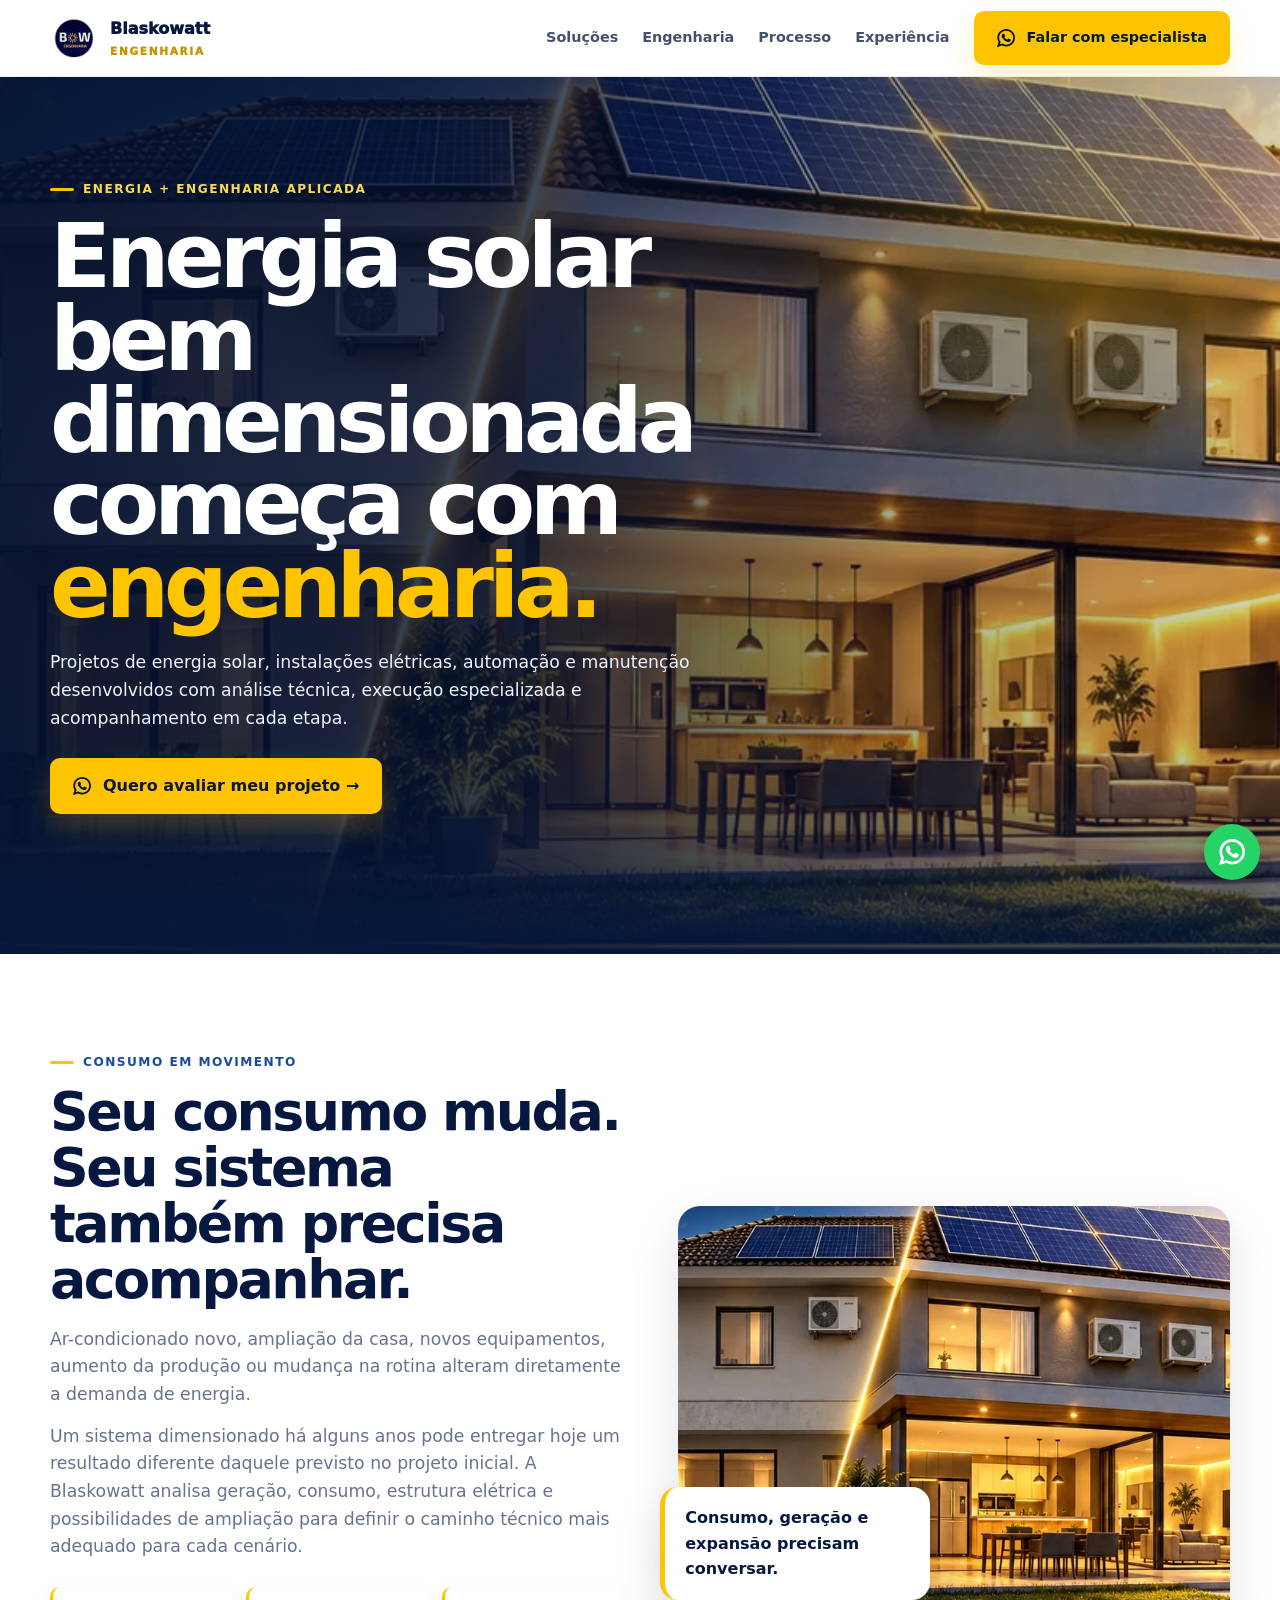
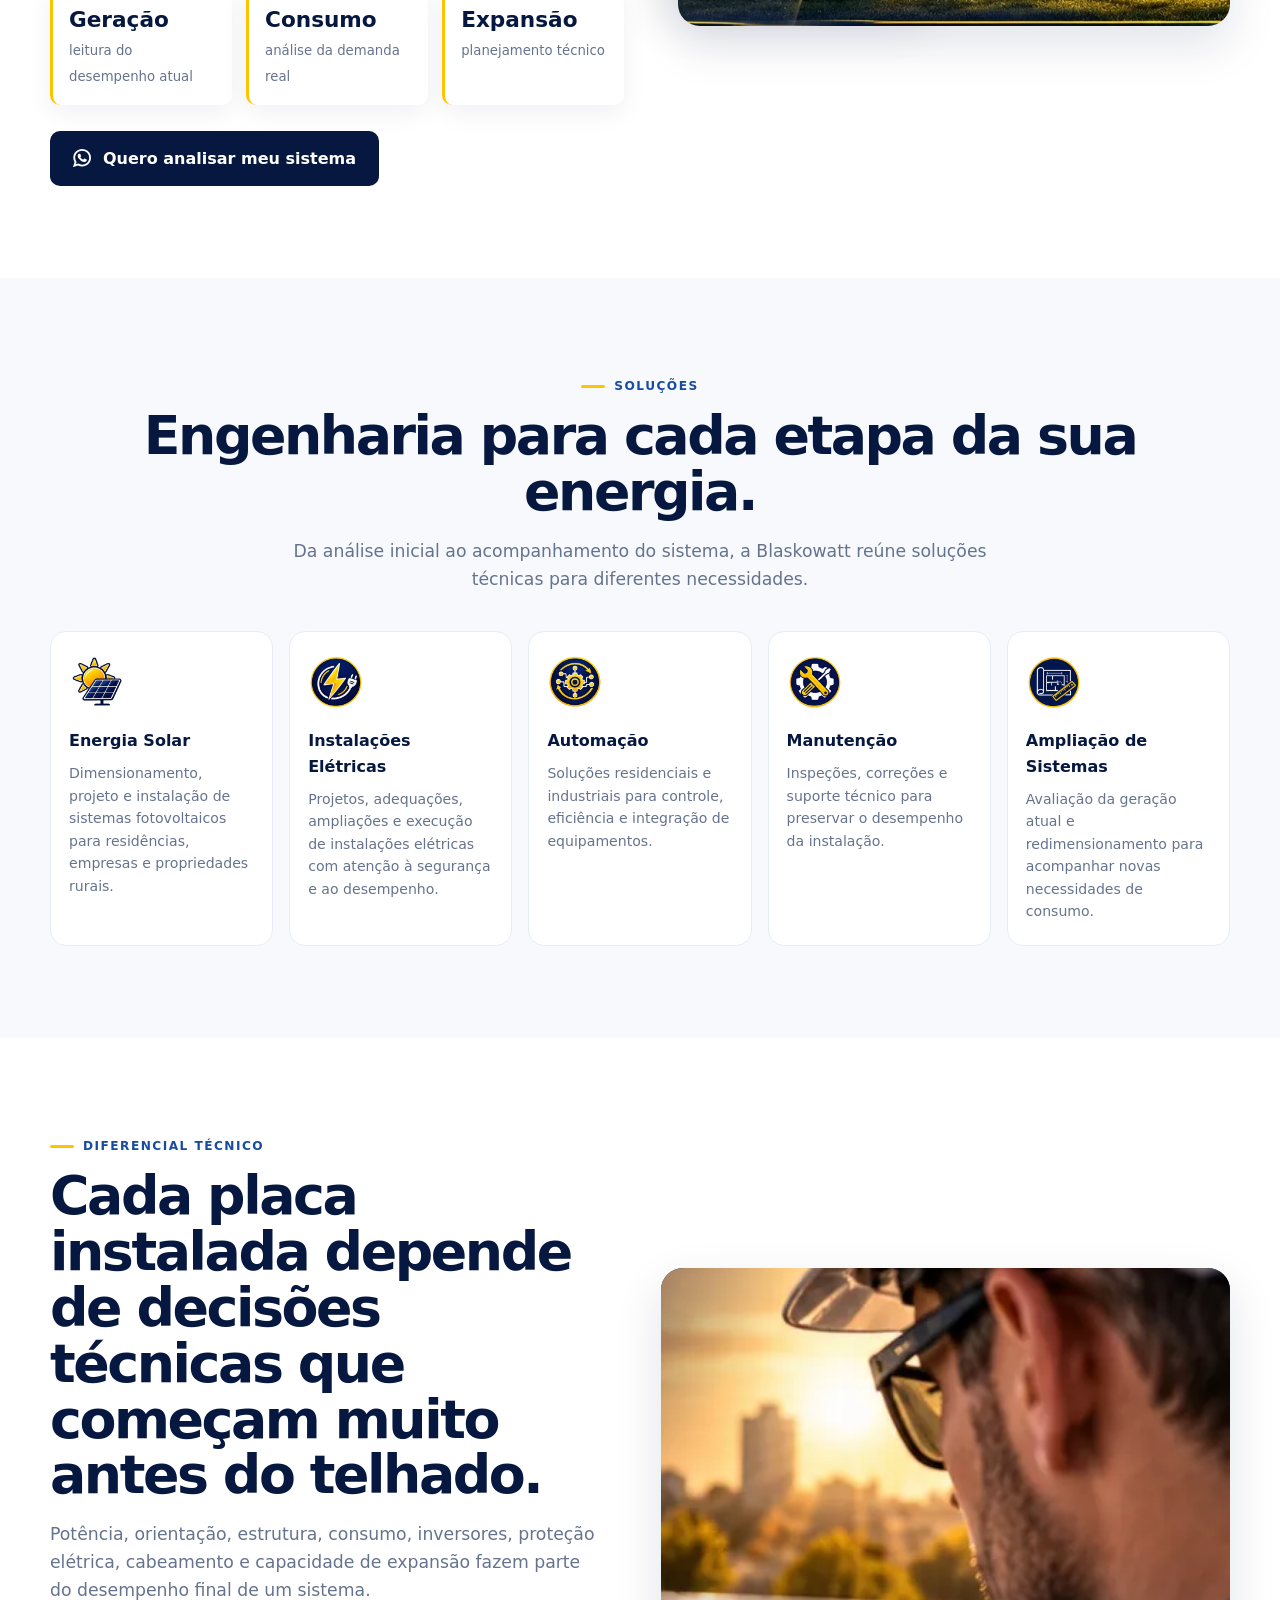
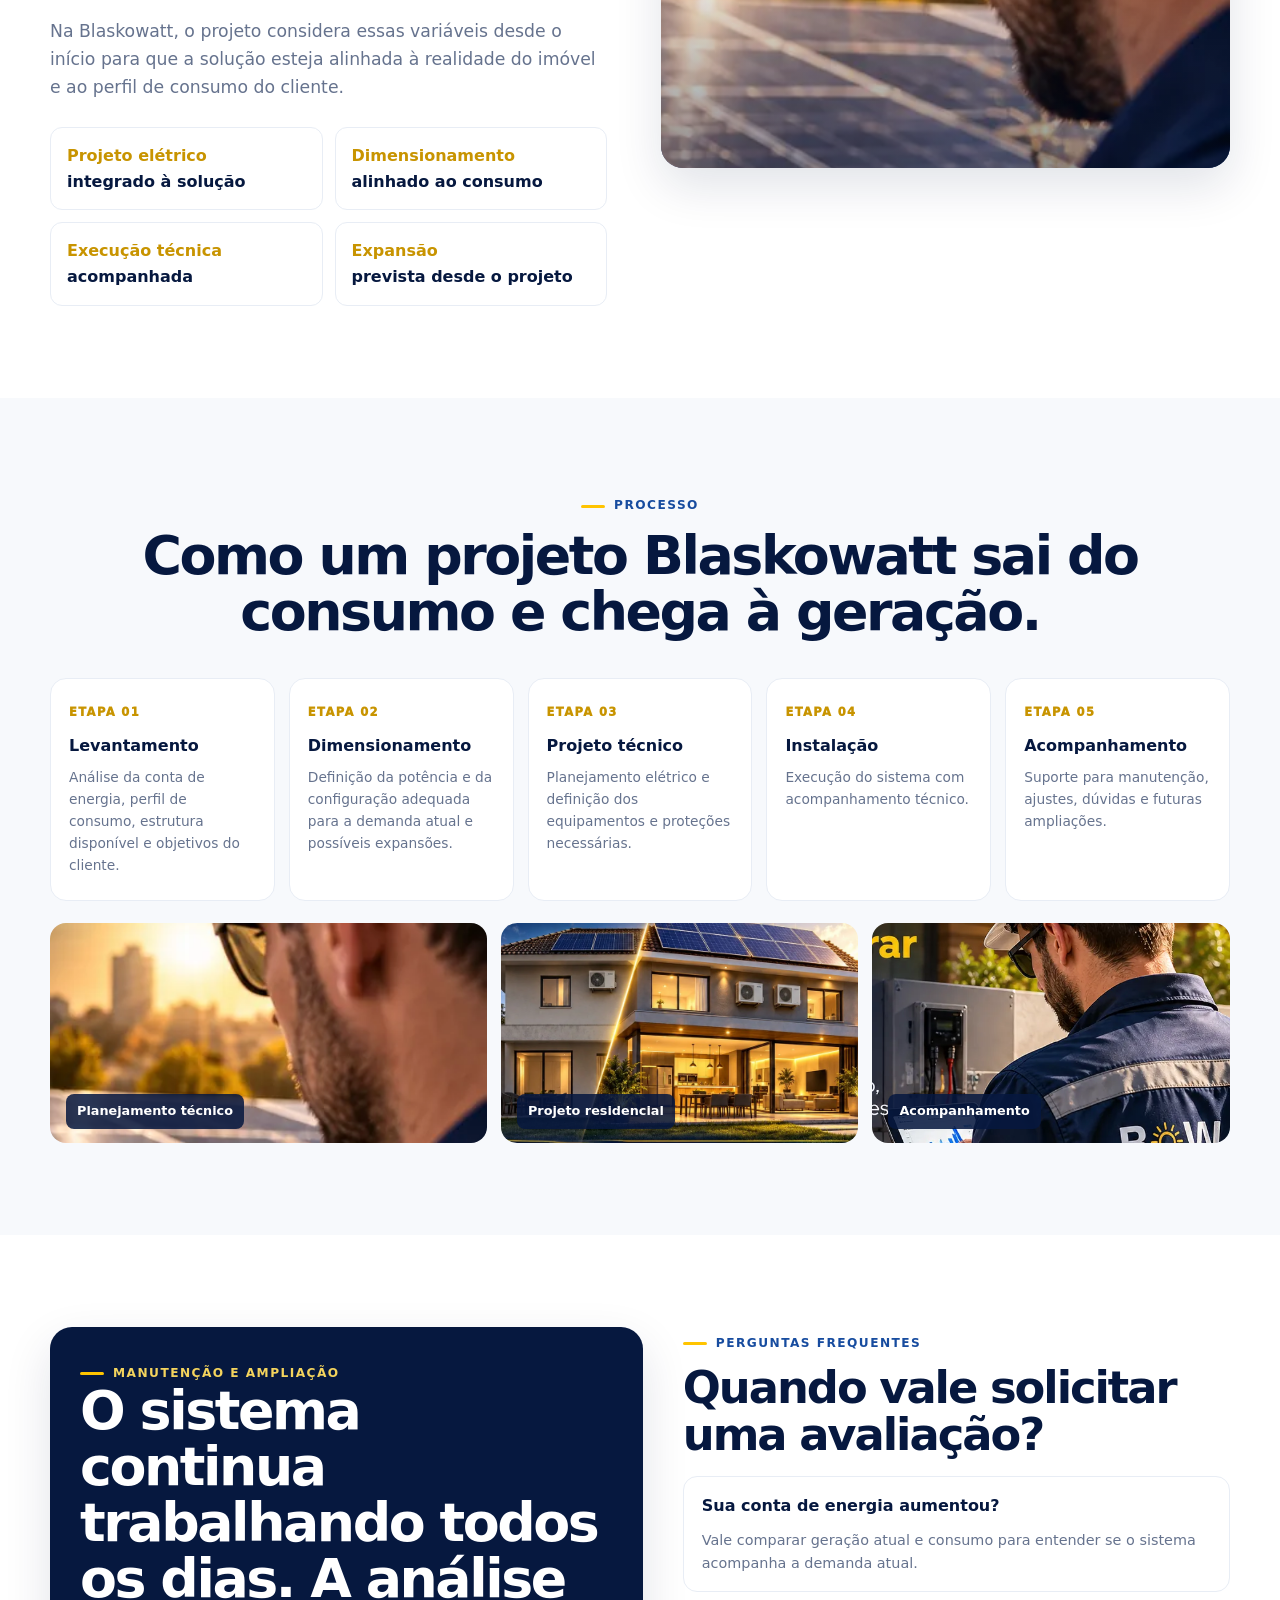
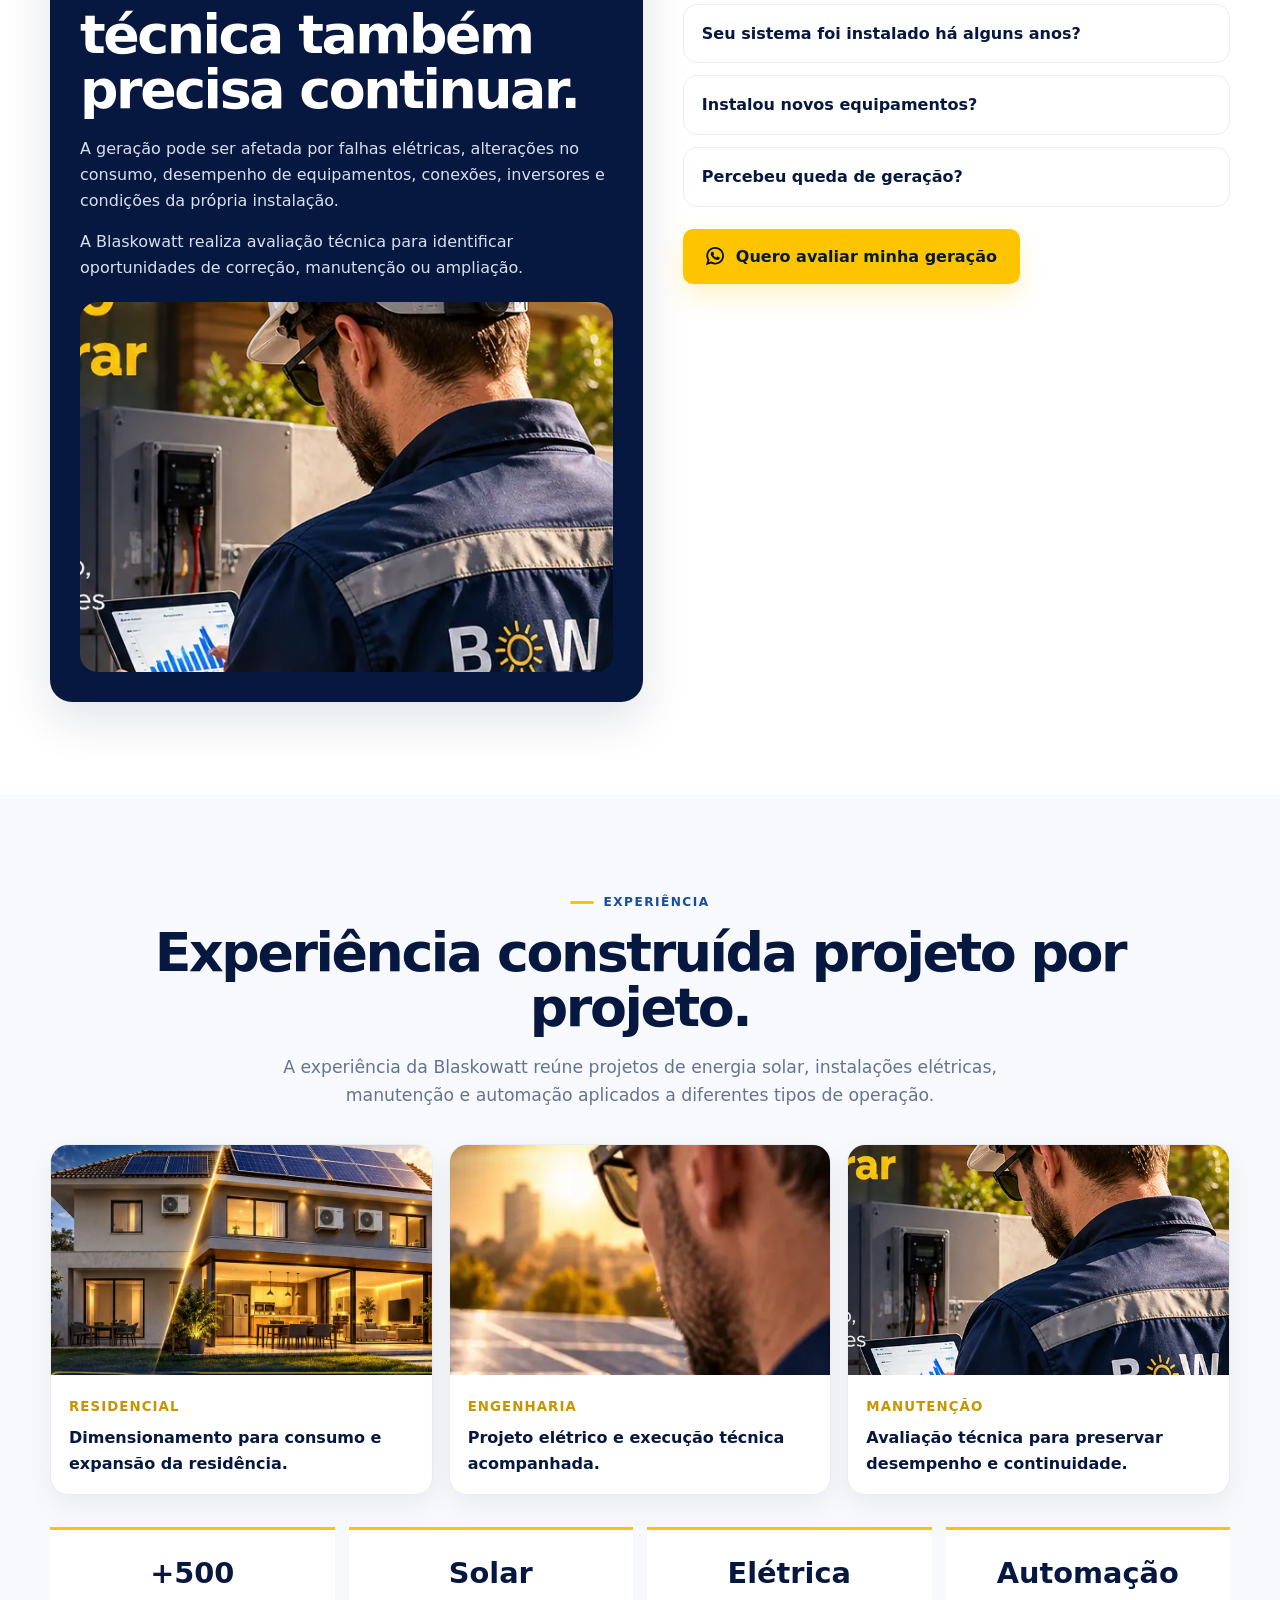
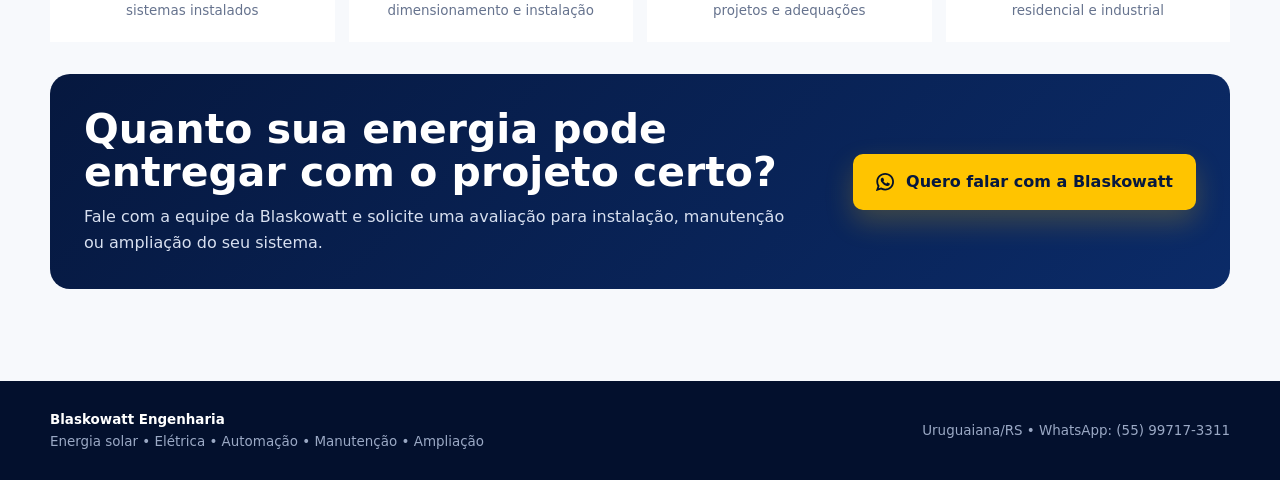
<file: lp1/index.html>
<!DOCTYPE html>
<html lang="pt-BR">
<head>
<!-- Google Tag Manager -->
<script>(function(w,d,s,l,i){w[l]=w[l]||[];w[l].push({'gtm.start':
new Date().getTime(),event:'gtm.js'});var f=d.getElementsByTagName(s)[0],
j=d.createElement(s),dl=l!='dataLayer'?'&l='+l:'';j.async=true;j.src=
'https://www.googletagmanager.com/gtm.js?id='+i+dl;f.parentNode.insertBefore(j,f);
})(window,document,'script','dataLayer','GTM-T3VF7CDB');</script>
<!-- End Google Tag Manager -->
<meta charset="utf-8" />
<meta name="viewport" content="width=device-width,initial-scale=1" />
<title>Blaskowatt Engenharia | Energia Solar, Elétrica e Automação</title>
<meta name="description" content="Energia solar, instalações elétricas, automação, manutenção e ampliação de sistemas com análise técnica, execução especializada e acompanhamento." />
<link rel="stylesheet" href="/lp1/assets/style.css?v=08" />
<!-- Blaskowatt LP: imagens incorporadas no próprio HTML para evitar caminhos quebrados. -->

<meta name="robots" content="index,follow,max-image-preview:large" />
<meta name="theme-color" content="#06183f" />
<meta property="og:type" content="website" />
<meta property="og:locale" content="pt_BR" />
<meta property="og:site_name" content="Blaskowatt Engenharia" />
<meta property="og:title" content="Blaskowatt Engenharia | Energia Solar, Elétrica e Automação" />
<meta property="og:description" content="Energia solar, instalações elétricas, automação, manutenção e ampliação de sistemas com análise técnica, execução especializada e acompanhamento." />
<meta name="twitter:card" content="summary" />
<link rel="icon" type="image/x-icon" sizes="any" href="/lp1/favicon.ico?v=06" />
<link rel="icon" type="image/png" sizes="64x64" href="/lp1/assets/favicon-64.png?v=06" />
<link rel="apple-touch-icon" sizes="180x180" href="/lp1/assets/apple-touch-icon.png?v=06" />
<link rel="preload" as="image" href="/lp1/assets/residencia-solar.webp" fetchpriority="high" />
<script type="application/ld+json">{"@context":"https://schema.org","@type":"WebPage","name":"Blaskowatt Engenharia | Energia Solar, Elétrica e Automação","description":"Energia solar, instalações elétricas, automação, manutenção e ampliação de sistemas com análise técnica, execução especializada e acompanhamento.","inLanguage":"pt-BR","about":{"@type":"Organization","name":"Blaskowatt Engenharia"}}</script>
</head>
<body>
<!-- Google Tag Manager (noscript) -->
<noscript><iframe src="https://www.googletagmanager.com/ns.html?id=GTM-T3VF7CDB"
height="0" width="0" style="display:none;visibility:hidden"></iframe></noscript>
<!-- End Google Tag Manager (noscript) -->
<header class="header">
  <div class="container nav">
    <a class="brand" href="#inicio"><img src="/lp1/assets/logo-blaskowatt.webp?v=06" alt="Blaskowatt Engenharia" width="120" height="120" decoding="async" loading="eager" /><span>Blaskowatt<small>ENGENHARIA</small></span></a>
    <nav class="menu">
      <a href="#solucoes">Soluções</a><a href="#engenharia">Engenharia</a><a href="#processo">Processo</a><a href="#experiencia">Experiência</a>
      <a class="btn btn-primary btn-whatsapp" href="https://wa.me/5555997173311?text=Ol%C3%A1%2C%20quero%20avaliar%20meu%20projeto%20com%20a%20Blaskowatt." target="_blank"><img class="wa-icon" src="/lp1/assets/whatsapp-icon.svg" alt="" aria-hidden="true" width="18" height="18" decoding="async" /><span>Falar com especialista</span></a>
    </nav>
    <button class="menu-toggle" aria-label="Abrir menu" onclick="document.querySelector('.menu').classList.toggle('open')">☰</button>
  </div>
</header>

<main>
<section class="hero" id="inicio">
  <div class="hero-media"></div>
  <div class="container hero-content reveal">
    <span class="kicker">Energia + engenharia aplicada</span>
    <h1>Energia solar bem dimensionada começa com <span>engenharia.</span></h1>
    <p>Projetos de energia solar, instalações elétricas, automação e manutenção desenvolvidos com análise técnica, execução especializada e acompanhamento em cada etapa.</p>
    <div class="hero-actions"><a class="btn btn-primary btn-whatsapp" href="https://wa.me/5555997173311?text=Ol%C3%A1%2C%20quero%20avaliar%20meu%20projeto%20com%20a%20Blaskowatt." target="_blank"><img class="wa-icon" src="/lp1/assets/whatsapp-icon.svg" alt="" aria-hidden="true" width="18" height="18" decoding="async" /><span>Quero avaliar meu projeto →</span></a></div>
  </div>
</section>

<section class="section intro" id="contexto">
  <div class="container intro-grid">
    <div class="reveal">
      <span class="kicker">Consumo em movimento</span>
      <h2>Seu consumo muda. Seu sistema também precisa acompanhar.</h2>
      <p class="lead">Ar-condicionado novo, ampliação da casa, novos equipamentos, aumento da produção ou mudança na rotina alteram diretamente a demanda de energia.</p>
      <p class="lead" style="margin-top:14px">Um sistema dimensionado há alguns anos pode entregar hoje um resultado diferente daquele previsto no projeto inicial. A Blaskowatt analisa geração, consumo, estrutura elétrica e possibilidades de ampliação para definir o caminho técnico mais adequado para cada cenário.</p>
      <div class="metric-row"><div class="metric"><strong>Geração</strong><span>leitura do desempenho atual</span></div><div class="metric"><strong>Consumo</strong><span>análise da demanda real</span></div><div class="metric"><strong>Expansão</strong><span>planejamento técnico</span></div></div>
      <div style="margin-top:26px"><a class="btn btn-dark btn-whatsapp" href="https://wa.me/5555997173311?text=Ol%C3%A1%2C%20quero%20analisar%20meu%20sistema%20com%20a%20Blaskowatt." target="_blank"><img class="wa-icon" src="/lp1/assets/whatsapp-icon.svg" alt="" aria-hidden="true" width="18" height="18" decoding="async" /><span>Quero analisar meu sistema</span></a></div>
    </div>
    <div class="visual-stack reveal"><img class="main" src="/lp1/assets/residencia-solar.webp" alt="Residência com sistema de energia solar" width="1122" height="550" decoding="async" loading="lazy" /><div class="badge">Consumo, geração e expansão precisam conversar.</div></div>
  </div>
</section>

<section class="section soft" id="solucoes">
  <div class="container center reveal"><span class="kicker">Soluções</span><h2>Engenharia para cada etapa da sua energia.</h2><p class="lead">Da análise inicial ao acompanhamento do sistema, a Blaskowatt reúne soluções técnicas para diferentes necessidades.</p></div>
  <div class="container services-grid">
    <article class="service reveal"><img src="/lp1/assets/icone-energia-solar.webp" alt="" width="192" height="192" decoding="async" loading="lazy" /><h3>Energia Solar</h3><p>Dimensionamento, projeto e instalação de sistemas fotovoltaicos para residências, empresas e propriedades rurais.</p></article>
    <article class="service reveal"><img src="/lp1/assets/icone-instalacoes-eletricas.webp" alt="" width="192" height="192" decoding="async" loading="lazy" /><h3>Instalações Elétricas</h3><p>Projetos, adequações, ampliações e execução de instalações elétricas com atenção à segurança e ao desempenho.</p></article>
    <article class="service reveal"><img src="/lp1/assets/icone-automacao.webp" alt="" width="192" height="192" decoding="async" loading="lazy" /><h3>Automação</h3><p>Soluções residenciais e industriais para controle, eficiência e integração de equipamentos.</p></article>
    <article class="service reveal"><img src="/lp1/assets/icone-manutencao.webp" alt="" width="192" height="192" decoding="async" loading="lazy" /><h3>Manutenção</h3><p>Inspeções, correções e suporte técnico para preservar o desempenho da instalação.</p></article>
    <article class="service reveal"><img src="/lp1/assets/icone-ampliacao.webp" alt="" width="192" height="192" decoding="async" loading="lazy" /><h3>Ampliação de Sistemas</h3><p>Avaliação da geração atual e redimensionamento para acompanhar novas necessidades de consumo.</p></article>
  </div>
</section>

<section class="section" id="engenharia">
  <div class="container engineering-wrap">
    <div class="engineering-copy reveal"><span class="kicker">Diferencial técnico</span><h2>Cada placa instalada depende de decisões técnicas que começam muito antes do telhado.</h2><p class="lead">Potência, orientação, estrutura, consumo, inversores, proteção elétrica, cabeamento e capacidade de expansão fazem parte do desempenho final de um sistema.</p><p class="lead" style="margin-top:14px">Na Blaskowatt, o projeto considera essas variáveis desde o início para que a solução esteja alinhada à realidade do imóvel e ao perfil de consumo do cliente.</p>
      <div class="tech-list"><div class="tech-item"><span>Projeto elétrico</span><br>integrado à solução</div><div class="tech-item"><span>Dimensionamento</span><br>alinhado ao consumo</div><div class="tech-item"><span>Execução técnica</span><br>acompanhada</div><div class="tech-item"><span>Expansão</span><br>prevista desde o projeto</div></div>
    </div>
    <div class="engineering-photo reveal"><img src="/lp1/assets/engenheiro-projeto.webp" alt="Engenheiro avaliando projeto de energia solar" width="402" height="1222" decoding="async" loading="lazy" /></div>
  </div>
</section>

<section class="section soft" id="processo">
  <div class="container center reveal"><span class="kicker">Processo</span><h2>Como um projeto Blaskowatt sai do consumo e chega à geração.</h2></div>
  <div class="container process-grid">
    <article class="step reveal"><div class="step-num">ETAPA 01</div><h3>Levantamento</h3><p>Análise da conta de energia, perfil de consumo, estrutura disponível e objetivos do cliente.</p></article>
    <article class="step reveal"><div class="step-num">ETAPA 02</div><h3>Dimensionamento</h3><p>Definição da potência e da configuração adequada para a demanda atual e possíveis expansões.</p></article>
    <article class="step reveal"><div class="step-num">ETAPA 03</div><h3>Projeto técnico</h3><p>Planejamento elétrico e definição dos equipamentos e proteções necessárias.</p></article>
    <article class="step reveal"><div class="step-num">ETAPA 04</div><h3>Instalação</h3><p>Execução do sistema com acompanhamento técnico.</p></article>
    <article class="step reveal"><div class="step-num">ETAPA 05</div><h3>Acompanhamento</h3><p>Suporte para manutenção, ajustes, dúvidas e futuras ampliações.</p></article>
  </div>
  <div class="container process-photos"><div class="process-photo reveal"><img src="/lp1/assets/engenheiro-projeto.webp" alt="Planejamento técnico" width="402" height="1222" decoding="async" loading="lazy" /><span>Planejamento técnico</span></div><div class="process-photo reveal"><img src="/lp1/assets/residencia-solar.webp" alt="Sistema residencial" width="1122" height="550" decoding="async" loading="lazy" /><span>Projeto residencial</span></div><div class="process-photo reveal"><img src="/lp1/assets/acompanhamento.webp" alt="Acompanhamento" width="582" height="980" decoding="async" loading="lazy" /><span>Acompanhamento</span></div></div>
</section>

<section class="section" id="manutencao">
  <div class="container maint-grid">
    <div class="maint-card reveal"><span class="kicker" style="color:#f4d45d">Manutenção e ampliação</span><h2>O sistema continua trabalhando todos os dias. A análise técnica também precisa continuar.</h2><p>A geração pode ser afetada por falhas elétricas, alterações no consumo, desempenho de equipamentos, conexões, inversores e condições da própria instalação.</p><p>A Blaskowatt realiza avaliação técnica para identificar oportunidades de correção, manutenção ou ampliação.</p><div class="maint-photo"><img src="/lp1/assets/acompanhamento.webp" alt="Técnico avaliando sistema solar" width="582" height="980" decoding="async" loading="lazy" /></div></div>
    <div class="reveal"><span class="kicker">Perguntas frequentes</span><h2 style="font-size:clamp(2rem,3.5vw,3rem)">Quando vale solicitar uma avaliação?</h2><div class="faq"><details open><summary>Sua conta de energia aumentou?</summary><p>Vale comparar geração atual e consumo para entender se o sistema acompanha a demanda atual.</p></details><details><summary>Seu sistema foi instalado há alguns anos?</summary><p>Uma nova análise pode identificar mudanças de consumo, necessidades de manutenção ou oportunidades de ampliação.</p></details><details><summary>Instalou novos equipamentos?</summary><p>Ar-condicionado, máquinas e outros equipamentos podem alterar o dimensionamento necessário.</p></details><details><summary>Percebeu queda de geração?</summary><p>A avaliação técnica pode verificar inversores, conexões, proteções e demais componentes do sistema.</p></details></div><div style="margin-top:22px"><a class="btn btn-primary btn-whatsapp" href="https://wa.me/5555997173311?text=Ol%C3%A1%2C%20quero%20avaliar%20minha%20gera%C3%A7%C3%A3o%20com%20a%20Blaskowatt." target="_blank"><img class="wa-icon" src="/lp1/assets/whatsapp-icon.svg" alt="" aria-hidden="true" width="18" height="18" decoding="async" /><span>Quero avaliar minha geração</span></a></div></div>
  </div>
</section>

<section class="section soft" id="experiencia">
  <div class="container center reveal"><span class="kicker">Experiência</span><h2>Experiência construída projeto por projeto.</h2><p class="lead">A experiência da Blaskowatt reúne projetos de energia solar, instalações elétricas, manutenção e automação aplicados a diferentes tipos de operação.</p></div>
  <div class="container cases-grid"><article class="case reveal"><img src="/lp1/assets/residencia-solar.webp" alt="Sistema residencial" width="1122" height="550" decoding="async" loading="lazy" /><div class="case-body"><small>RESIDENCIAL</small><h3>Dimensionamento para consumo e expansão da residência.</h3></div></article><article class="case reveal"><img src="/lp1/assets/engenheiro-projeto.webp" alt="Engenharia" width="402" height="1222" decoding="async" loading="lazy" /><div class="case-body"><small>ENGENHARIA</small><h3>Projeto elétrico e execução técnica acompanhada.</h3></div></article><article class="case reveal"><img src="/lp1/assets/acompanhamento.webp" alt="Manutenção" width="582" height="980" decoding="async" loading="lazy" /><div class="case-body"><small>MANUTENÇÃO</small><h3>Avaliação técnica para preservar desempenho e continuidade.</h3></div></article></div>
  <div class="container stats"><div class="stat reveal"><strong>+500</strong><span>sistemas instalados</span></div><div class="stat reveal"><strong>Solar</strong><span>dimensionamento e instalação</span></div><div class="stat reveal"><strong>Elétrica</strong><span>projetos e adequações</span></div><div class="stat reveal"><strong>Automação</strong><span>residencial e industrial</span></div></div>
  <div class="container quote reveal"><div><h3>Quanto sua energia pode entregar com o projeto certo?</h3><p>Fale com a equipe da Blaskowatt e solicite uma avaliação para instalação, manutenção ou ampliação do seu sistema.</p></div><a class="btn btn-primary btn-whatsapp" href="https://wa.me/5555997173311?text=Ol%C3%A1%2C%20quero%20falar%20com%20a%20Blaskowatt." target="_blank"><img class="wa-icon" src="/lp1/assets/whatsapp-icon.svg" alt="" aria-hidden="true" width="18" height="18" decoding="async" /><span>Quero falar com a Blaskowatt</span></a></div>
</section>
</main>

<footer class="footer"><div class="container footer-row"><div><strong>Blaskowatt Engenharia</strong><br>Energia solar • Elétrica • Automação • Manutenção • Ampliação</div><div>Uruguaiana/RS • WhatsApp: (55) 99717-3311</div></div></footer>
<a class="whats" href="https://wa.me/5555997173311" target="_blank" aria-label="WhatsApp"><img class="wa-icon" src="/lp1/assets/whatsapp-icon.svg" alt="" aria-hidden="true" width="18" height="18" decoding="async" /></a>
<script defer src="/lp1/assets/main.js?v=08"></script>
</body>
</html>
</file>
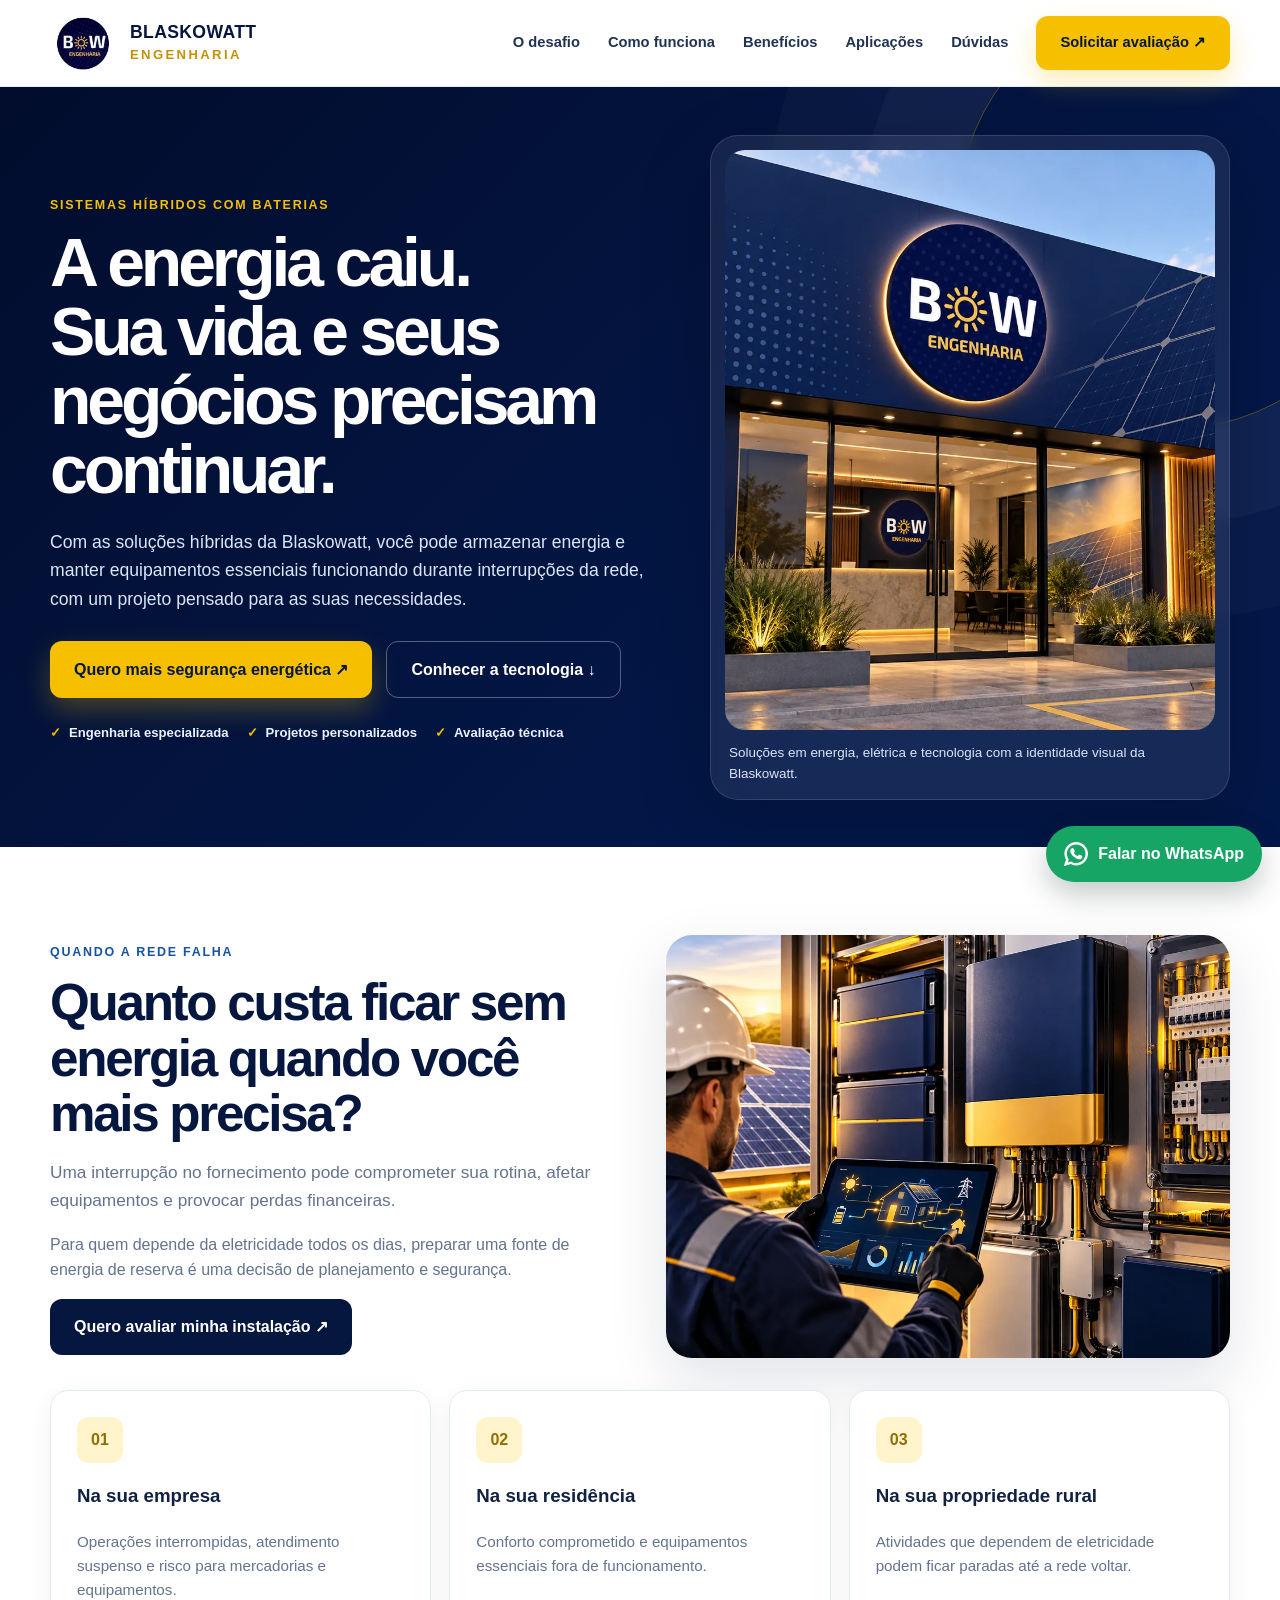
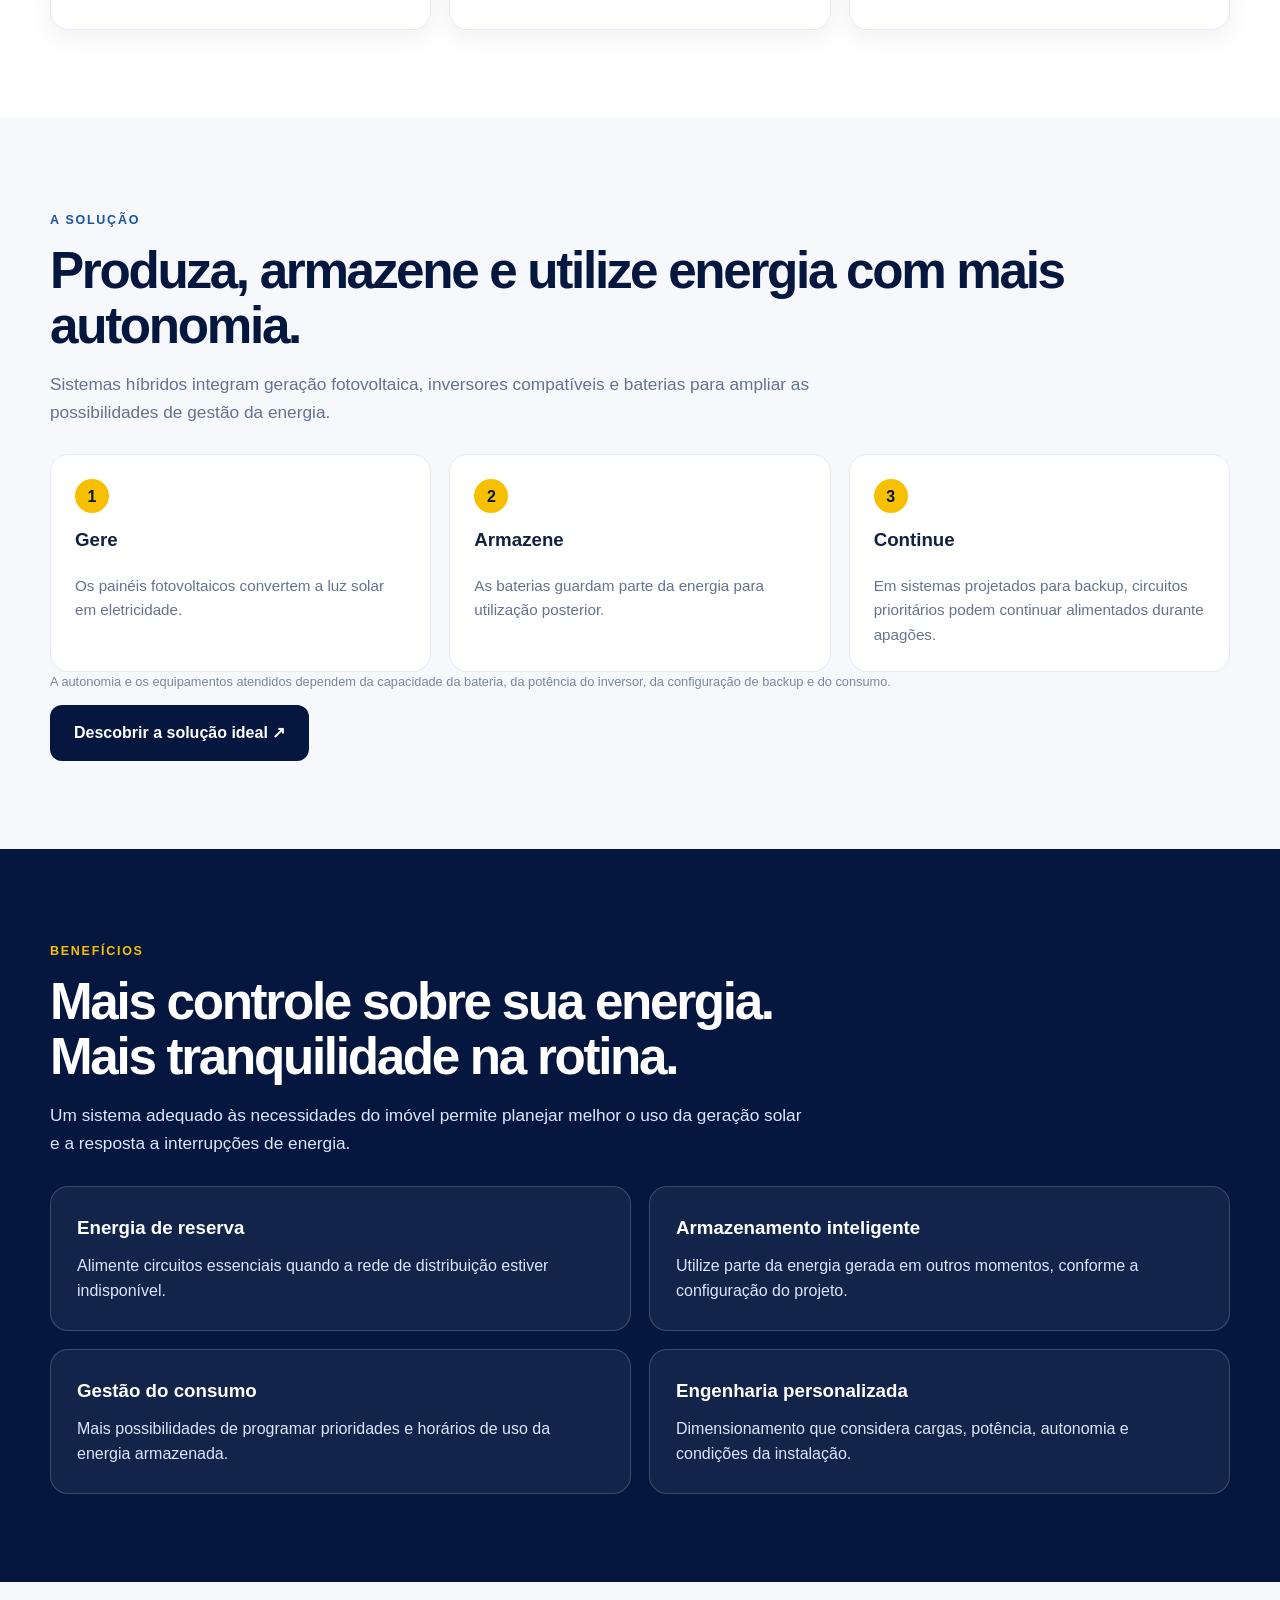
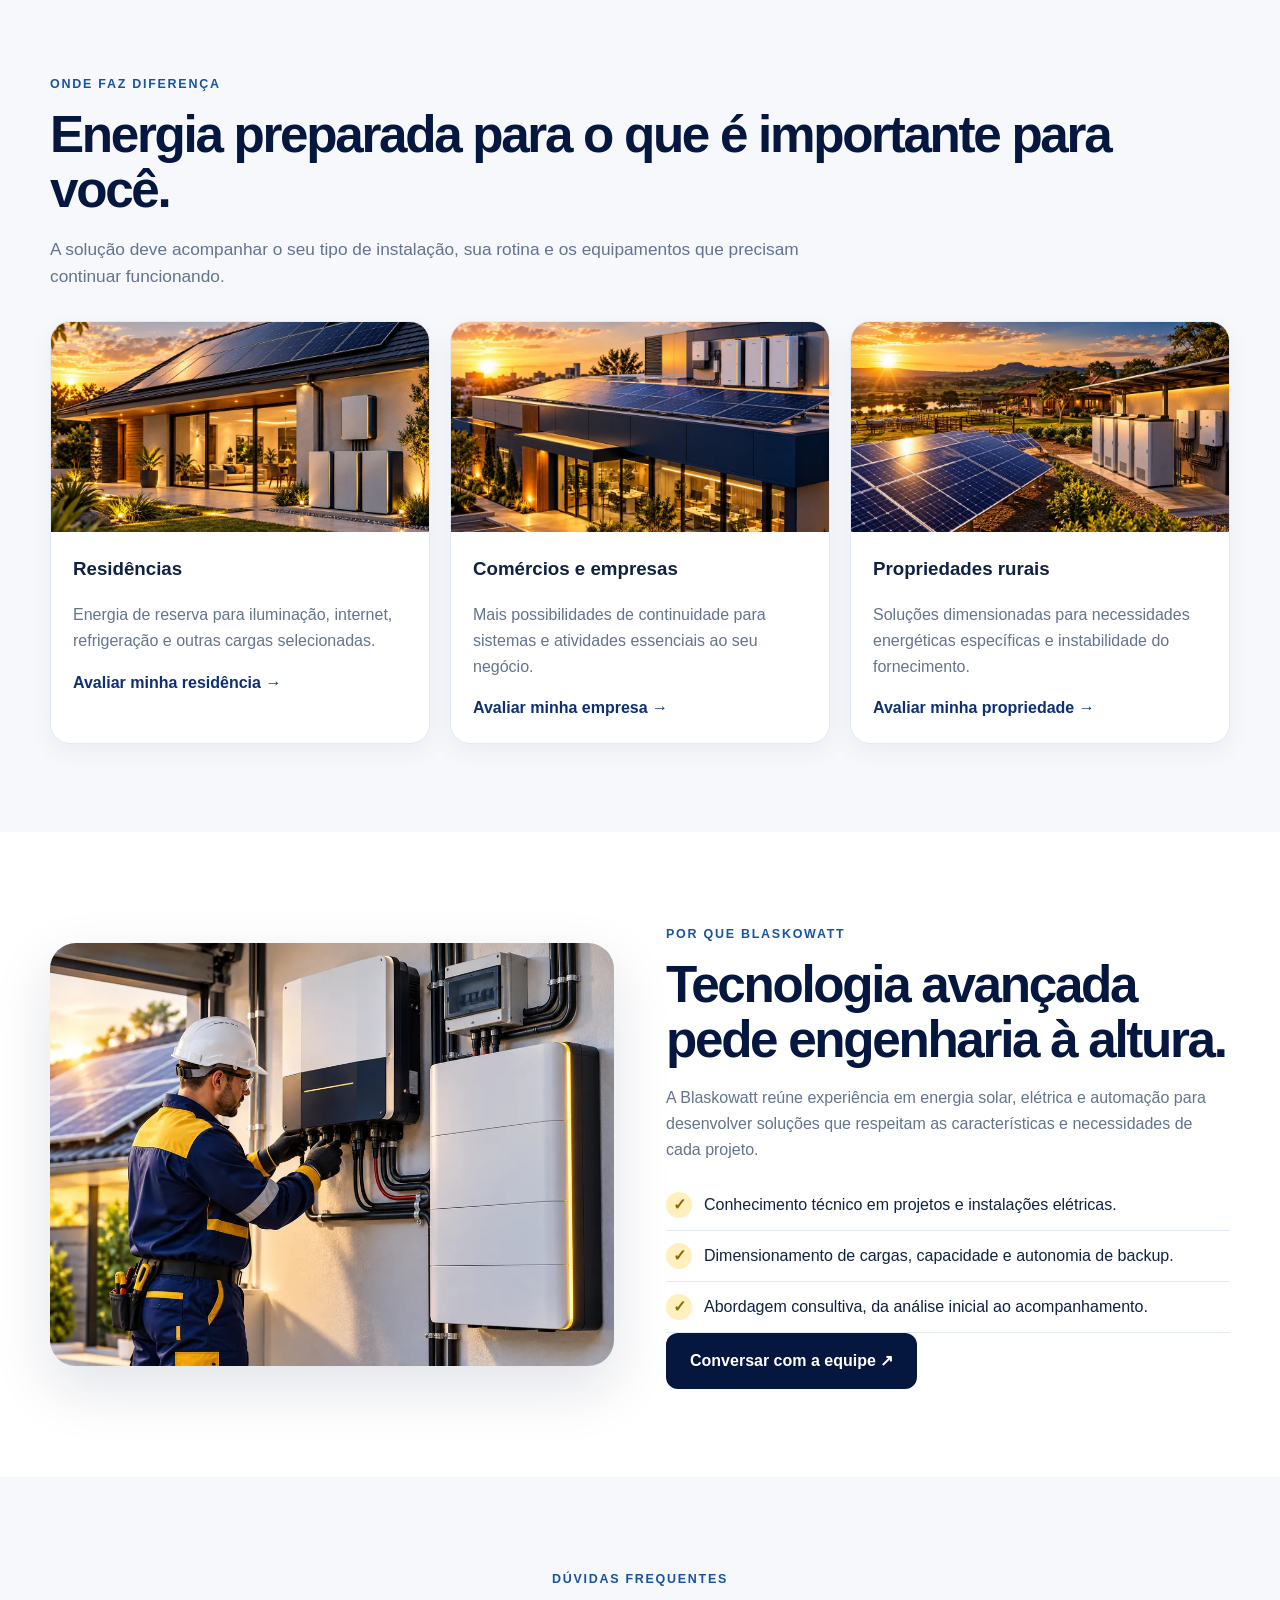
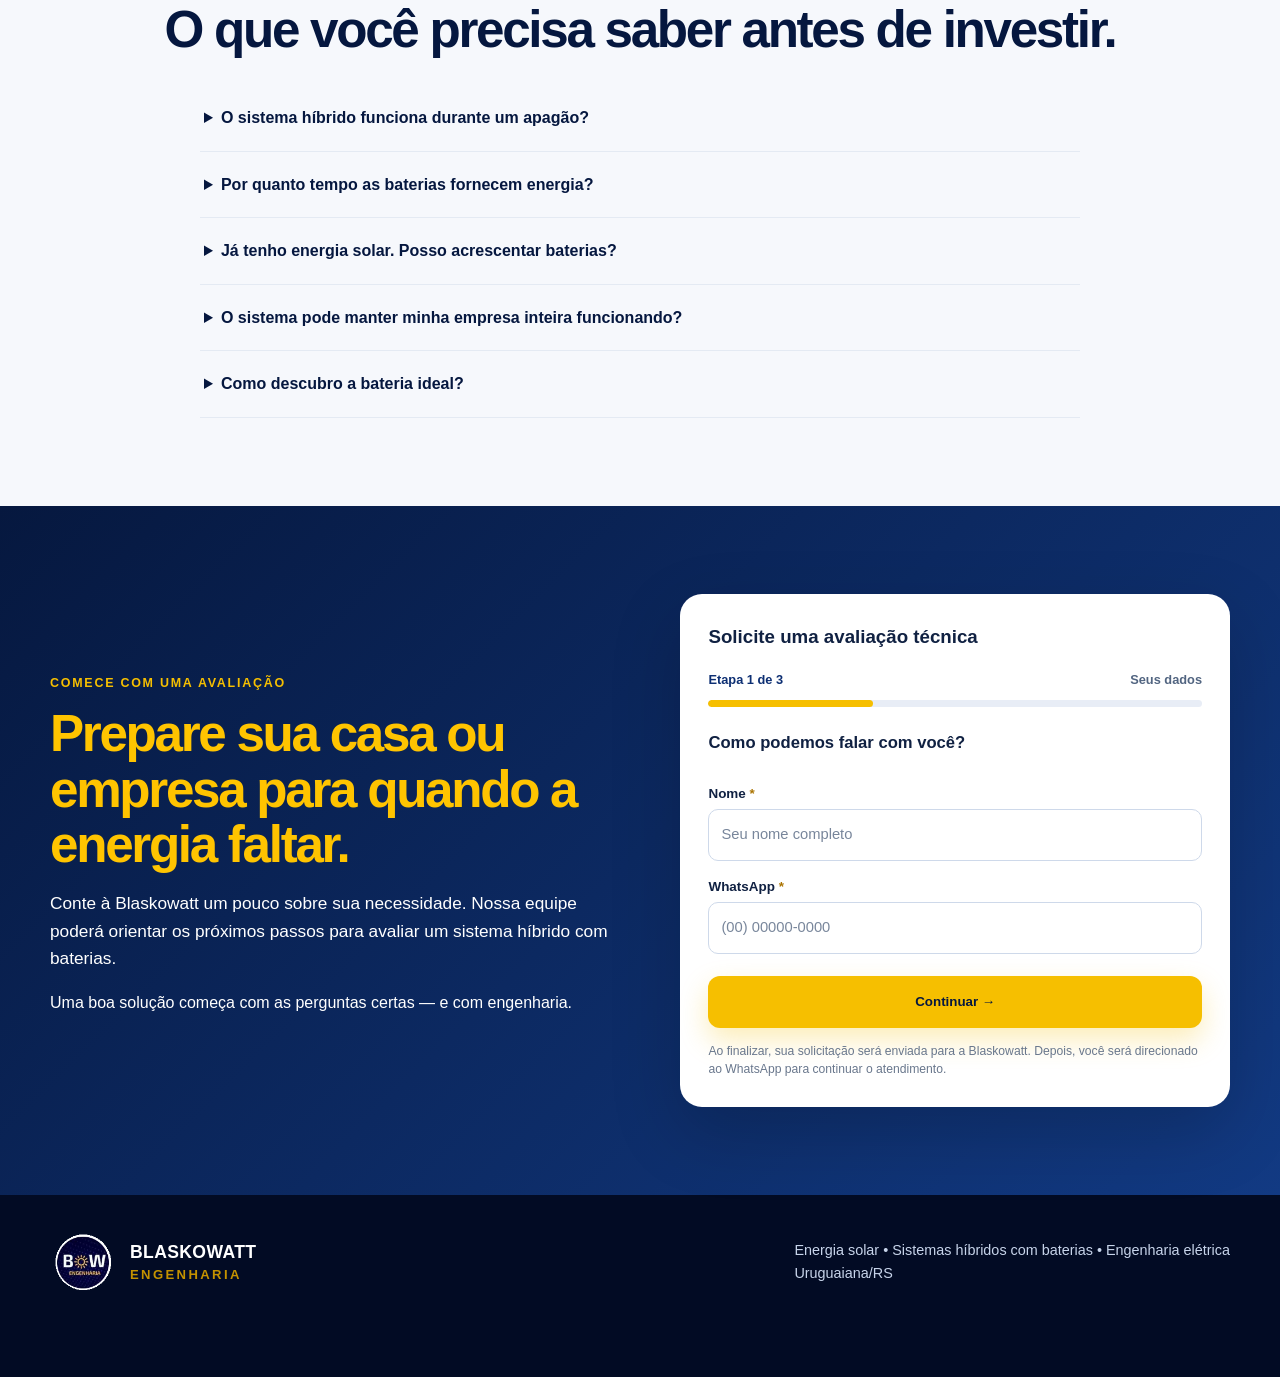
<file: lp2/index.html>
<!DOCTYPE html>

<html lang="pt-BR">
<head>
<!-- Google Tag Manager -->
<script>(function(w,d,s,l,i){w[l]=w[l]||[];w[l].push({'gtm.start':
new Date().getTime(),event:'gtm.js'});var f=d.getElementsByTagName(s)[0],
j=d.createElement(s),dl=l!='dataLayer'?'&l='+l:'';j.async=true;j.src=
'https://www.googletagmanager.com/gtm.js?id='+i+dl;f.parentNode.insertBefore(j,f);
})(window,document,'script','dataLayer','GTM-T3VF7CDB');</script>
<!-- End Google Tag Manager -->
<meta charset="utf-8"/>
<meta content="width=device-width,initial-scale=1" name="viewport"/>
<meta content="Sistemas híbridos com baterias da Blaskowatt: energia de reserva para residências, comércios e propriedades rurais." name="description"/>
<title>Sistemas Híbridos com Baterias | Blaskowatt Engenharia</title>
<link rel="stylesheet" href="/lp2/assets/style.css?v=09" />

<meta name="robots" content="index,follow,max-image-preview:large" />
<meta name="theme-color" content="#06183f" />
<meta property="og:type" content="website" />
<meta property="og:locale" content="pt_BR" />
<meta property="og:site_name" content="Blaskowatt Engenharia" />
<meta property="og:title" content="Sistemas Híbridos com Baterias | Blaskowatt Engenharia" />
<meta property="og:description" content="Sistemas híbridos com baterias da Blaskowatt: energia de reserva para residências, comércios e propriedades rurais." />
<meta name="twitter:card" content="summary" />
<link rel="icon" type="image/x-icon" sizes="any" href="/lp2/favicon.ico?v=06" />
<link rel="icon" type="image/png" sizes="64x64" href="/lp2/assets/favicon-64.png?v=06" />
<link rel="apple-touch-icon" sizes="180x180" href="/lp2/assets/apple-touch-icon.png?v=06" />
<link rel="preload" as="image" href="/lp2/assets/sistema-hibrido-destaque.webp" fetchpriority="high" />
<script type="application/ld+json">{"@context":"https://schema.org","@type":"WebPage","name":"Sistemas Híbridos com Baterias | Blaskowatt Engenharia","description":"Sistemas híbridos com baterias da Blaskowatt: energia de reserva para residências, comércios e propriedades rurais.","inLanguage":"pt-BR","about":{"@type":"Organization","name":"Blaskowatt Engenharia"}}</script>
</head>
<body>
<!-- Google Tag Manager (noscript) -->
<noscript><iframe src="https://www.googletagmanager.com/ns.html?id=GTM-T3VF7CDB"
height="0" width="0" style="display:none;visibility:hidden"></iframe></noscript>
<!-- End Google Tag Manager (noscript) -->
<header class="header">
<div class="container nav">
<a aria-label="Blaskowatt Engenharia" class="brand" href="#inicio">
<img alt="Logo Blaskowatt Engenharia" src="/lp2/assets/logo-blaskowatt.webp?v=06" width="216" height="185" decoding="async" loading="eager" />
<span class="brand-text"><b>BLASKOWATT</b><small>ENGENHARIA</small></span>
</a>
<button aria-expanded="false" aria-label="Abrir menu" class="mobile-toggle" type="button">☰</button>
<nav class="menu" id="menu">
<a href="#problema">O desafio</a>
<a href="#solucao">Como funciona</a>
<a href="#beneficios">Benefícios</a>
<a href="#aplicacoes">Aplicações</a>
<a href="#faq">Dúvidas</a>
<a class="btn primary" href="#contato">Solicitar avaliação ↗</a>
</nav>
</div>
</header>
<main>
<section class="hero" id="inicio">
<div class="container hero-wrap">
<div class="hero-copy">
<span class="eyebrow">Sistemas híbridos com baterias</span>
<h1>A energia caiu.<br/>Sua vida e seus negócios precisam continuar.</h1>
<p>Com as soluções híbridas da Blaskowatt, você pode armazenar energia e manter equipamentos essenciais funcionando durante interrupções da rede, com um projeto pensado para as suas necessidades.</p>
<div class="hero-actions">
<a class="btn primary" href="#contato">Quero mais segurança energética ↗</a>
<a class="btn outline" href="#solucao">Conhecer a tecnologia ↓</a>
</div>
<div class="trust"><span>Engenharia especializada</span><span>Projetos personalizados</span><span>Avaliação técnica</span></div>
</div>
<div class="hero-visual">
<div class="hero-card">
<img alt="Unidade visual da Blaskowatt Engenharia" src="/lp2/assets/sistema-hibrido-destaque.webp" width="1020" height="1020" decoding="async" loading="eager" fetchpriority="high" />
<div class="hero-caption">Soluções em energia, elétrica e tecnologia com a identidade visual da Blaskowatt.</div>
</div>
</div>
</div>
</section>
<section class="section" id="problema">
<div class="container">
<div class="twocol">
<div>
<span class="eyebrow" style="color:#1653a2">Quando a rede falha</span>
<h2>Quanto custa ficar sem energia quando você mais precisa?</h2>
<p class="lead">Uma interrupção no fornecimento pode comprometer sua rotina, afetar equipamentos e provocar perdas financeiras.</p>
<p>Para quem depende da eletricidade todos os dias, preparar uma fonte de energia de reserva é uma decisão de planejamento e segurança.</p>
<a class="btn darkbtn" href="#contato">Quero avaliar minha instalação ↗</a>
</div>
<div class="imagecard"><img alt="Monitoramento técnico de sistema híbrido e solar" src="/lp2/assets/monitoramento-energia.webp" width="1080" height="810" decoding="async" loading="lazy" /></div>
</div>
<div class="cards">
<article class="card"><span class="n">01</span><h3>Na sua empresa</h3><p>Operações interrompidas, atendimento suspenso e risco para mercadorias e equipamentos.</p></article>
<article class="card"><span class="n">02</span><h3>Na sua residência</h3><p>Conforto comprometido e equipamentos essenciais fora de funcionamento.</p></article>
<article class="card"><span class="n">03</span><h3>Na sua propriedade rural</h3><p>Atividades que dependem de eletricidade podem ficar paradas até a rede voltar.</p></article>
</div>
</div>
</section>
<section class="section soft" id="solucao">
<div class="container">
<span class="eyebrow" style="color:#1653a2">A solução</span>
<h2>Produza, armazene e utilize energia com mais autonomia.</h2>
<p class="lead">Sistemas híbridos integram geração fotovoltaica, inversores compatíveis e baterias para ampliar as possibilidades de gestão da energia.</p>
<div class="steps">
<div class="step"><span>1</span><h3>Gere</h3><p>Os painéis fotovoltaicos convertem a luz solar em eletricidade.</p></div>
<div class="step"><span>2</span><h3>Armazene</h3><p>As baterias guardam parte da energia para utilização posterior.</p></div>
<div class="step"><span>3</span><h3>Continue</h3><p>Em sistemas projetados para backup, circuitos prioritários podem continuar alimentados durante apagões.</p></div>
</div>
<p class="note">A autonomia e os equipamentos atendidos dependem da capacidade da bateria, da potência do inversor, da configuração de backup e do consumo.</p>
<a class="btn darkbtn" href="#contato">Descobrir a solução ideal ↗</a>
</div>
</section>
<section class="section dark" id="beneficios">
<div class="container">
<span class="eyebrow">Benefícios</span>
<h2>Mais controle sobre sua energia.<br/>Mais tranquilidade na rotina.</h2>
<p class="lead">Um sistema adequado às necessidades do imóvel permite planejar melhor o uso da geração solar e a resposta a interrupções de energia.</p>
<div class="benefits">
<article class="benefit"><h3>Energia de reserva</h3><p>Alimente circuitos essenciais quando a rede de distribuição estiver indisponível.</p></article>
<article class="benefit"><h3>Armazenamento inteligente</h3><p>Utilize parte da energia gerada em outros momentos, conforme a configuração do projeto.</p></article>
<article class="benefit"><h3>Gestão do consumo</h3><p>Mais possibilidades de programar prioridades e horários de uso da energia armazenada.</p></article>
<article class="benefit"><h3>Engenharia personalizada</h3><p>Dimensionamento que considera cargas, potência, autonomia e condições da instalação.</p></article>
</div>
</div>
</section>
<section class="section soft" id="aplicacoes">
<div class="container">
<span class="eyebrow" style="color:#1653a2">Onde faz diferença</span>
<h2>Energia preparada para o que é importante para você.</h2>
<p class="lead">A solução deve acompanhar o seu tipo de instalação, sua rotina e os equipamentos que precisam continuar funcionando.</p>
<div class="segments">
<article class="segment"><img alt="Residência com energia solar e baterias" src="/lp2/assets/residencia-com-baterias.webp" width="1080" height="810" decoding="async" loading="lazy" /><div class="body"><h3>Residências</h3><p>Energia de reserva para iluminação, internet, refrigeração e outras cargas selecionadas.</p><a class="inline-link" href="#contato">Avaliar minha residência →</a></div></article>
<article class="segment"><img alt="Empresa com energia solar e sistema híbrido" src="/lp2/assets/empresa-com-baterias.webp" width="1080" height="810" decoding="async" loading="lazy" /><div class="body"><h3>Comércios e empresas</h3><p>Mais possibilidades de continuidade para sistemas e atividades essenciais ao seu negócio.</p><a class="inline-link" href="#contato">Avaliar minha empresa →</a></div></article>
<article class="segment"><img alt="Propriedade rural com energia solar e armazenamento" src="/lp2/assets/propriedade-rural-com-baterias.webp" width="1080" height="810" decoding="async" loading="lazy" /><div class="body"><h3>Propriedades rurais</h3><p>Soluções dimensionadas para necessidades energéticas específicas e instabilidade do fornecimento.</p><a class="inline-link" href="#contato">Avaliar minha propriedade →</a></div></article>
</div>
</div>
</section>
<section class="section" id="engenharia">
<div class="container twocol">
<div class="imagecard"><img alt="Técnico instalando sistema híbrido com baterias" src="/lp2/assets/instalacao-de-baterias.webp" width="1080" height="810" decoding="async" loading="lazy" /></div>
<div>
<span class="eyebrow" style="color:#1653a2">Por que Blaskowatt</span>
<h2>Tecnologia avançada pede engenharia à altura.</h2>
<p>A Blaskowatt reúne experiência em energia solar, elétrica e automação para desenvolver soluções que respeitam as características e necessidades de cada projeto.</p>
<ul class="authority-list">
<li>Conhecimento técnico em projetos e instalações elétricas.</li>
<li>Dimensionamento de cargas, capacidade e autonomia de backup.</li>
<li>Abordagem consultiva, da análise inicial ao acompanhamento.</li>
</ul>
<a class="btn darkbtn" href="#contato">Conversar com a equipe ↗</a>
</div>
</div>
</section>
<section class="section soft" id="faq">
<div class="container">
<div style="text-align:center">
<span class="eyebrow" style="color:#1653a2">Dúvidas frequentes</span>
<h2>O que você precisa saber antes de investir.</h2>
</div>
<div class="faq">
<details><summary>O sistema híbrido funciona durante um apagão?</summary><p>Um sistema com baterias, função de backup, proteção apropriada e energia armazenada disponível pode alimentar circuitos selecionados. Isso deve ser previsto no projeto técnico.</p></details>
<details><summary>Por quanto tempo as baterias fornecem energia?</summary><p>Depende da capacidade de armazenamento, da carga disponível e do consumo dos equipamentos. A autonomia deve ser calculada para cada instalação.</p></details>
<details><summary>Já tenho energia solar. Posso acrescentar baterias?</summary><p>Em muitos casos, sim, após análise de compatibilidade do inversor e das adaptações elétricas necessárias.</p></details>
<details><summary>O sistema pode manter minha empresa inteira funcionando?</summary><p>Depende da potência demandada, da autonomia esperada e da configuração do sistema. Em muitos projetos, a melhor solução é priorizar cargas essenciais.</p></details>
<details><summary>Como descubro a bateria ideal?</summary><p>Uma avaliação técnica verifica os equipamentos prioritários, a potência total, a autonomia desejada e as condições do imóvel.</p></details>
</div>
</div>
</section>
<section class="section final" id="contato">
<div class="container twocol">
<div>
<span class="eyebrow">Comece com uma avaliação</span>
<h2>Prepare sua casa ou empresa para quando a energia faltar.</h2>
<p class="lead">Conte à Blaskowatt um pouco sobre sua necessidade. Nossa equipe poderá orientar os próximos passos para avaliar um sistema híbrido com baterias.</p>
<p>Uma boa solução começa com as perguntas certas — e com engenharia.</p>
</div>
<form class="form form-multistep" id="lead-form" novalidate>
<div class="form-honeypot" aria-hidden="true"><label for="website">Deixe em branco</label><input id="website" name="website" type="text" autocomplete="off" tabindex="-1" /></div>
<h3>Solicite uma avaliação técnica</h3>
<div class="form-progress" aria-label="Progresso do formulário">
  <div class="form-progress-top"><span id="form-step-label" aria-live="polite">Etapa 1 de 3</span><span id="form-step-name">Seus dados</span></div>
  <div class="form-progress-track" role="progressbar" aria-label="Progresso do preenchimento" aria-valuemin="1" aria-valuemax="3" aria-valuenow="1"><span class="form-progress-fill"></span></div>
</div>
<fieldset class="form-step" data-step="0">
  <legend>Como podemos falar com você?</legend>
  <label for="nome">Nome <span class="required-mark" aria-hidden="true">*</span></label>
  <input id="nome" name="nome" type="text" autocomplete="name" placeholder="Seu nome completo" required maxlength="120" />
  <label for="telefone">WhatsApp <span class="required-mark" aria-hidden="true">*</span></label>
  <input id="telefone" name="telefone" type="tel" inputmode="tel" autocomplete="tel" placeholder="(00) 00000-0000" maxlength="32" required />
</fieldset>
<fieldset class="form-step" data-step="1" hidden>
  <legend>Conte sobre o seu projeto</legend>
  <label for="endereco">1. Qual é o endereço do imóvel? <span class="required-mark" aria-hidden="true">*</span></label>
  <input id="endereco" name="endereco" type="text" autocomplete="street-address" placeholder="Rua, número, bairro, cidade e estado" required maxlength="280" />
  <label for="servico">2. Qual serviço você procura? <span class="required-mark" aria-hidden="true">*</span></label>
  <select id="servico" name="servico" required>
    <option value="" disabled selected>Selecione um serviço</option>
    <option value="Energia Solar">Energia Solar</option>
    <option value="Instalação Elétrica">Instalação Elétrica</option>
    <option value="Automação">Automação</option>
    <option value="Manutenção">Manutenção</option>
    <option value="Ampliação de Sistema Solar">Ampliação de Sistema Solar</option>
    <option value="Baterias / Sistema Híbrido">Baterias / Sistema Híbrido</option>
    <option value="Outro">Outro</option>
  </select>
</fieldset>
<fieldset class="form-step" data-step="2" hidden>
  <legend>Mais dois detalhes para finalizar</legend>
  <label for="tipo_imovel">3. O imóvel é: <span class="required-mark" aria-hidden="true">*</span></label>
  <select id="tipo_imovel" name="tipo_imovel" required>
    <option value="" disabled selected>Selecione uma opção</option>
    <option value="Residencial">Residencial</option>
    <option value="Comercial">Comercial</option>
  </select>
  <label for="prazo">4. Quando você pretende realizar o projeto? <span class="required-mark" aria-hidden="true">*</span></label>
  <select id="prazo" name="prazo" required>
    <option value="" disabled selected>Selecione o prazo</option>
    <option value="O quanto antes">O quanto antes</option>
    <option value="Nos próximos 30 dias">Nos próximos 30 dias</option>
    <option value="Nos próximos meses">Nos próximos meses</option>
    <option value="Estou apenas pesquisando">Estou apenas pesquisando</option>
  </select>
</fieldset>
<div class="form-actions">
  <button class="btn form-back" type="button" id="form-back" hidden>← Voltar</button>
  <button class="btn primary form-next" type="button" id="form-next">Continuar →</button>
  <button class="btn primary form-submit btn-whatsapp" type="submit" id="form-submit" hidden><img class="wa-icon" src="/lp2/assets/whatsapp-icon.svg" alt="" aria-hidden="true" width="18" height="18" decoding="async" /><span>Abrir WhatsApp ↗</span></button>
</div>
<p class="form-help">Ao finalizar, sua solicitação será enviada para a Blaskowatt. Depois, você será direcionado ao WhatsApp para continuar o atendimento.</p>
<p id="form-status" class="form-status" role="status" aria-live="polite" hidden></p>
</form>
</div>
</section>
</main>
<footer class="foot">
<div class="container foot-wrap">
<div class="brand">
<img alt="Blaskowatt Engenharia" src="/lp2/assets/logo-blaskowatt.webp?v=06" width="216" height="185" decoding="async" loading="lazy" />
<span class="brand-text"><b>BLASKOWATT</b><small>ENGENHARIA</small></span>
</div>
<p>Energia solar • Sistemas híbridos com baterias • Engenharia elétrica<br/>Uruguaiana/RS</p>
</div>
</footer>
<a class="whatsapp btn-whatsapp" href="https://wa.me/5555997173311?text=Ol%C3%A1%21%20Gostaria%20de%20saber%20mais%20sobre%20sistemas%20h%C3%ADbridos%20com%20baterias." rel="noopener noreferrer" target="_blank"><img class="wa-icon" src="/lp2/assets/whatsapp-icon.svg" alt="" aria-hidden="true" width="18" height="18" decoding="async" /><span>Falar no WhatsApp</span></a>
<script defer src="/lp2/assets/main.js?v=09"></script>
</body>
</html>
</file>
<file: lp1/assets/style.css>
:root{
  --navy:#06183f;--navy2:#0b2b68;--blue:#174c9f;--yellow:#ffc400;--yellow2:#ffe071;
  --white:#fff;--ink:#0b1734;--muted:#66738e;--soft:#f7f9fc;--line:#e8edf5;--shadow:0 18px 48px rgba(6,24,63,.12);
  --radius:24px;--max:1180px;
}
*{box-sizing:border-box}
html{scroll-behavior:smooth}
body{margin:0;font-family:Inter,ui-sans-serif,system-ui,-apple-system,BlinkMacSystemFont,"Segoe UI",sans-serif;color:var(--ink);background:#fff;line-height:1.6;overflow-x:hidden}
a{text-decoration:none;color:inherit} img{display:block;max-width:100%}
.container{width:min(var(--max),calc(100% - 36px));margin:auto}
.section{padding:92px 0}.section.soft{background:var(--soft)}
.kicker{display:inline-flex;align-items:center;gap:9px;font-size:.76rem;font-weight:900;letter-spacing:.12em;text-transform:uppercase;color:var(--blue)}
.kicker:before{content:"";width:24px;height:3px;background:var(--yellow);border-radius:99px}
h2{font-size:clamp(2rem,4.2vw,3.5rem);line-height:1.04;letter-spacing:-.045em;margin:12px 0 18px;color:var(--navy)}
.lead{font-size:1.08rem;color:var(--muted);max-width:760px;margin:0}
.btn{display:inline-flex;align-items:center;justify-content:center;gap:10px;padding:15px 23px;border-radius:10px;font-weight:900;transition:.24s ease;border:0}
.btn-primary{background:var(--yellow);color:var(--navy);box-shadow:0 12px 28px rgba(255,196,0,.22)}
.btn-primary:hover{transform:translateY(-2px);box-shadow:0 18px 40px rgba(255,196,0,.3)}
.btn-dark{background:var(--navy);color:#fff}.btn-dark:hover{background:var(--navy2);transform:translateY(-2px)}

.btn-whatsapp{gap:12px}.btn-whatsapp .wa-icon{width:18px;height:18px;display:block;flex:0 0 18px}
.btn-primary.btn-whatsapp .wa-icon{filter:brightness(0) saturate(100%) invert(7%) sepia(35%) saturate(2724%) hue-rotate(200deg) brightness(89%) contrast(103%)}
.btn-dark.btn-whatsapp .wa-icon{filter:brightness(0) invert(1)}
.whats .wa-icon{width:26px;height:26px;display:block;filter:brightness(0) invert(1)}


/* Header */
.header{position:sticky;top:0;z-index:70;background:rgba(255,255,255,.96);backdrop-filter:blur(14px);border-bottom:1px solid rgba(6,24,63,.08)}
.nav{height:76px;display:flex;align-items:center;justify-content:space-between;gap:24px}
.brand{display:flex;align-items:center;gap:12px;font-weight:950;color:var(--navy)}
.brand img{width:48px;height:48px;border-radius:50%}.brand small{display:block;color:#c69400;font-size:.66rem;letter-spacing:.16em;margin-top:2px}
.menu{display:flex;align-items:center;gap:24px;font-size:.9rem;font-weight:800;color:#44516d}.menu a:hover{color:var(--blue)}
.menu-toggle{display:none;border:0;background:none;font-size:28px;color:var(--navy)}

/* Hero */
.hero{position:relative;min-height:690px;display:flex;align-items:center;color:#fff;overflow:hidden;background:var(--navy)}
.hero-media{position:absolute;inset:0;background-image:linear-gradient(90deg,rgba(4,18,49,.92) 0%,rgba(4,18,49,.77) 42%,rgba(4,18,49,.32) 72%,rgba(4,18,49,.18) 100%),url('residencia-solar.webp');background-size:cover;background-position:center 45%}
.hero-media:after{content:"";position:absolute;inset:0;background:radial-gradient(circle at 85% 15%,rgba(255,196,0,.28),transparent 24%),linear-gradient(180deg,transparent 76%,rgba(6,24,63,.72))}
.hero-content{position:relative;z-index:2;padding:96px 0 140px;max-width:760px}
.hero .kicker{color:#f7d955}.hero h1{font-size:clamp(3.1rem,7vw,6.2rem);line-height:.92;letter-spacing:-.06em;margin:16px 0 22px;max-width:800px}.hero h1 span{color:var(--yellow)}
.hero p{font-size:1.08rem;color:#edf2ff;max-width:650px;margin:0 0 26px}.hero-actions{display:flex;gap:12px;flex-wrap:wrap}
.hero-cards{position:absolute;left:50%;bottom:-54px;transform:translateX(-50%);z-index:4;width:min(var(--max),calc(100% - 36px));display:grid;grid-template-columns:repeat(4,1fr);gap:14px}
.hero-card{background:#fff;color:var(--ink);padding:20px;border-radius:16px;box-shadow:var(--shadow);border:1px solid var(--line);min-height:130px}.hero-card img{width:46px;height:46px;object-fit:contain;margin-bottom:10px}.hero-card h3{font-size:.98rem;margin:0 0 5px;color:var(--navy)}.hero-card p{font-size:.82rem;margin:0;color:var(--muted)}

/* Intro */
.intro{padding-top:92px}.intro-grid{display:grid;grid-template-columns:1.02fr .98fr;gap:54px;align-items:center}
.visual-stack{position:relative;min-height:420px}.visual-stack .main{width:100%;height:420px;object-fit:cover;border-radius:22px;box-shadow:var(--shadow)}
.visual-stack .badge{position:absolute;left:-18px;bottom:26px;background:#fff;border-radius:18px;padding:18px 20px;box-shadow:var(--shadow);border-left:5px solid var(--yellow);max-width:270px;font-weight:850;color:var(--navy)}
.metric-row{display:grid;grid-template-columns:repeat(3,1fr);gap:14px;margin-top:26px}.metric{padding:16px;border-left:3px solid var(--yellow);background:#fff;border-radius:10px;box-shadow:0 8px 26px rgba(6,24,63,.06)}.metric strong{display:block;font-size:1.35rem;color:var(--navy)}.metric span{font-size:.83rem;color:var(--muted)}

/* services */
.center{text-align:center}.center .lead{margin-inline:auto}.services-grid{display:grid;grid-template-columns:repeat(5,1fr);gap:16px;margin-top:38px}.service{padding:22px 18px;border:1px solid var(--line);border-radius:16px;background:#fff;min-height:230px;transition:.25s}.service:hover{transform:translateY(-5px);box-shadow:var(--shadow)}.service img{width:56px;height:56px;object-fit:contain;margin-bottom:18px}.service h3{margin:0 0 8px;color:var(--navy);font-size:1rem}.service p{margin:0;color:var(--muted);font-size:.88rem}

/* engineering */
.engineering-wrap{display:grid;grid-template-columns:1fr 1fr;gap:42px;align-items:center}.engineering-copy{padding-right:12px}.engineering-photo{height:500px;border-radius:22px;overflow:hidden;box-shadow:var(--shadow);position:relative;background:#0b2b68}.engineering-photo img{width:100%;height:100%;object-fit:cover;object-position:68% center}.engineering-photo:after{content:"";position:absolute;inset:0;background:linear-gradient(180deg,transparent 55%,rgba(4,18,49,.45))}
.tech-list{display:grid;grid-template-columns:1fr 1fr;gap:12px;margin-top:26px}.tech-item{padding:15px 16px;background:#fff;border:1px solid var(--line);border-radius:12px;font-weight:800;color:var(--navy)}.tech-item span{color:#c89400}

/* process */
.process-grid{display:grid;grid-template-columns:repeat(5,1fr);gap:14px;margin-top:38px}.step{position:relative;padding:24px 18px;border-radius:16px;background:#fff;border:1px solid var(--line);min-height:190px}.step-num{font-size:.72rem;font-weight:950;letter-spacing:.12em;color:#c89400;margin-bottom:12px}.step h3{margin:0 0 7px;color:var(--navy);font-size:1rem}.step p{margin:0;color:var(--muted);font-size:.86rem}
.process-photos{display:grid;grid-template-columns:1.1fr .9fr .9fr;gap:14px;margin-top:22px}.process-photo{height:220px;border-radius:16px;overflow:hidden;position:relative}.process-photo img{width:100%;height:100%;object-fit:cover}.process-photo:nth-child(2) img{object-position:66% center}.process-photo:nth-child(3) img{object-position:82% center}.process-photo span{position:absolute;left:16px;bottom:14px;padding:7px 11px;background:rgba(6,24,63,.86);color:#fff;border-radius:8px;font-size:.8rem;font-weight:850}

/* maintenance / FAQ */
.maint-grid{display:grid;grid-template-columns:1.04fr .96fr;gap:40px;align-items:start}.maint-card{background:var(--navy);color:#fff;border-radius:22px;padding:30px;box-shadow:var(--shadow)}.maint-card h2{color:#fff;margin-top:0}.maint-card p{color:#d7e0f1}.maint-photo{height:370px;border-radius:18px;overflow:hidden;margin-top:22px}.maint-photo img{width:100%;height:100%;object-fit:cover;object-position:82% center}.faq{display:grid;gap:12px}.faq details{border:1px solid var(--line);border-radius:14px;background:#fff;padding:16px 18px}.faq summary{cursor:pointer;font-weight:850;color:var(--navy);list-style:none}.faq summary::-webkit-details-marker{display:none}.faq details p{margin:10px 0 0;color:var(--muted);font-size:.9rem}

/* experience */
.cases-grid{display:grid;grid-template-columns:repeat(3,1fr);gap:16px;margin-top:34px}.case{border-radius:18px;overflow:hidden;background:#fff;border:1px solid var(--line);box-shadow:0 10px 28px rgba(6,24,63,.06)}.case img{width:100%;height:230px;object-fit:cover}.case:nth-child(2) img{object-position:72% center}.case-body{padding:18px}.case-body small{color:#c89400;font-weight:900;letter-spacing:.08em}.case-body h3{margin:7px 0 0;color:var(--navy);font-size:1rem}.stats{display:grid;grid-template-columns:repeat(4,1fr);gap:14px;margin-top:32px}.stat{text-align:center;padding:20px 12px;border-top:3px solid var(--yellow);background:#fff}.stat strong{display:block;font-size:1.8rem;color:var(--navy)}.stat span{font-size:.84rem;color:var(--muted)}
.quote{margin-top:32px;border-radius:20px;background:linear-gradient(135deg,#06183f,#0b2b68);color:#fff;padding:34px;display:grid;grid-template-columns:1fr auto;gap:28px;align-items:center}.quote h3{font-size:clamp(1.7rem,3.2vw,2.6rem);line-height:1.05;margin:0 0 10px}.quote p{margin:0;color:#d8e0f0;max-width:720px}

.footer{background:#03102d;color:#9ba9c5;padding:28px 0}.footer-row{display:flex;align-items:center;justify-content:space-between;gap:20px;font-size:.84rem}.footer strong{color:#fff}
.whats{position:fixed;right:20px;bottom:20px;width:56px;height:56px;border-radius:50%;display:grid;place-items:center;background:#25D366;color:white;box-shadow:0 16px 36px rgba(0,0,0,.22);z-index:80;font-weight:900;font-size:24px;padding:0}
.reveal{opacity:0;transform:translateY(18px);transition:.55s ease}.reveal.show{opacity:1;transform:none}
@media(max-width:1020px){.menu{display:none}.menu.open{display:flex;position:absolute;top:72px;left:18px;right:18px;flex-direction:column;align-items:stretch;padding:16px;background:white;border:1px solid var(--line);border-radius:16px;box-shadow:var(--shadow)}.menu-toggle{display:block}.hero-cards{grid-template-columns:repeat(2,1fr);position:relative;left:auto;bottom:auto;transform:none;margin:-70px auto 0}.intro{padding-top:80px}.intro-grid,.engineering-wrap,.maint-grid{grid-template-columns:1fr}.services-grid{grid-template-columns:repeat(2,1fr)}.process-grid{grid-template-columns:repeat(2,1fr)}.process-photos{grid-template-columns:1fr 1fr}.process-photo:first-child{grid-column:1/-1}.cases-grid{grid-template-columns:1fr 1fr}.stats{grid-template-columns:repeat(2,1fr)}}
@media(max-width:640px){.container{width:min(var(--max),calc(100% - 26px))}.section{padding:70px 0}.nav{height:68px}.brand img{width:42px;height:42px}.menu-toggle{display:block}.hero{min-height:610px}.hero-content{padding:88px 0 116px}.hero h1{font-size:clamp(2.8rem,15vw,4.3rem)}.hero-cards{grid-template-columns:1fr;margin-top:-58px}.intro{padding-top:58px}.metric-row{grid-template-columns:1fr}.services-grid{grid-template-columns:1fr}.tech-list{grid-template-columns:1fr}.process-grid,.process-photos,.cases-grid,.stats{grid-template-columns:1fr}.process-photo:first-child{grid-column:auto}.quote{grid-template-columns:1fr}.footer-row{flex-direction:column;align-items:flex-start}.visual-stack{min-height:330px}.visual-stack .main{height:330px}.engineering-photo{height:420px}.maint-photo{height:330px}}

/* Hero aligned to the same content rail as the other sections */
.hero-content{max-width:var(--max);}
.hero-content h1{max-width:760px;}

.hero-content.reveal{opacity:1;transform:none;}

/* Accessibility: honor reduced motion preferences */
@media(prefers-reduced-motion:reduce){html{scroll-behavior:auto}.reveal{opacity:1;transform:none;transition:none}.btn,.service{transition:none}}
</file>
<file: lp2/assets/style.css>
:root{--navy:#05173f;--navy2:#0d2f73;--yellow:#f6bf00;--white:#fff;--ink:#102142;--muted:#64738e;--soft:#f6f8fc;--line:#e4eaf3;--green:#17a566;--max:1180px;--radius:24px;--shadow:0 22px 60px rgba(5,23,63,.12)}
*{box-sizing:border-box} html{scroll-behavior:smooth} body{margin:0;font-family:Inter,Arial,sans-serif;color:var(--ink);line-height:1.6;background:#fff} a{text-decoration:none;color:inherit} img{display:block;max-width:100%} .container{width:min(var(--max),calc(100% - 40px));margin:auto} .section{padding:88px 0} .soft{background:var(--soft)} .dark{background:var(--navy);color:#fff} .eyebrow{display:inline-block;font-size:.78rem;font-weight:900;letter-spacing:.14em;text-transform:uppercase;color:var(--yellow);margin-bottom:12px} h1,h2,h3,p{margin-top:0} h1{font-size:clamp(2.5rem,5.3vw,5rem);line-height:1.02;letter-spacing:-.06em;margin-bottom:24px} h2{font-size:clamp(2rem,4vw,3.2rem);line-height:1.08;letter-spacing:-.045em;margin-bottom:18px;color:var(--navy)} .dark h2,.hero h2{color:#fff} p{color:var(--muted)} .dark p,.hero p{color:#dbe6fb} .lead{font-size:1.08rem;max-width:760px} .btn{display:inline-flex;justify-content:center;align-items:center;gap:10px;padding:15px 24px;min-height:52px;border-radius:12px;font-weight:900;border:0;transition:.2s ease} .btn:hover{transform:translateY(-2px)} .primary{background:var(--yellow);color:var(--navy);box-shadow:0 12px 28px rgba(246,191,0,.28)} .outline{background:transparent;color:#fff;border:1px solid rgba(255,255,255,.32)} .darkbtn{background:var(--navy);color:#fff}
.header{position:sticky;top:0;z-index:50;background:rgba(255,255,255,.96);backdrop-filter:blur(14px);border-bottom:1px solid rgba(5,23,63,.08)} .nav{min-height:86px;display:flex;align-items:center;justify-content:space-between;gap:24px} .brand{display:flex;align-items:center;gap:14px;min-width:0} .brand img{width:66px;height:66px;object-fit:contain;flex:0 0 auto} .brand-text{font-weight:950;line-height:1.02;color:var(--navy)} .brand-text b{display:block;font-size:clamp(1rem,2vw,1.1rem);letter-spacing:.02em} .brand-text small{display:block;color:#c49200;font-size:.82rem;letter-spacing:.18em;margin-top:6px;font-weight:900} .menu{display:flex;align-items:center;gap:28px;font-size:.92rem;font-weight:800;color:#223253} .menu a:hover{color:var(--navy2)} .mobile-toggle{display:none;background:none;border:0;font-size:28px;color:var(--navy)}

.btn-whatsapp{gap:12px}.btn-whatsapp .wa-icon{width:18px;height:18px;display:block;flex:0 0 18px}
.primary.btn-whatsapp .wa-icon{filter:brightness(0) saturate(100%) invert(7%) sepia(35%) saturate(2724%) hue-rotate(200deg) brightness(89%) contrast(103%)}
.whatsapp .wa-icon{width:24px;height:24px;display:block;flex:0 0 24px;filter:brightness(0) invert(1)}

.hero{background:linear-gradient(135deg,#020d2d 0%,#03184a 75%);color:#fff;overflow:hidden;position:relative} .hero::after{content:'';position:absolute;right:-110px;top:-90px;width:430px;height:430px;border:1px solid rgba(246,191,0,.35);border-radius:50%;box-shadow:0 0 0 95px rgba(255,255,255,.03),0 0 0 190px rgba(255,255,255,.025)} .hero-wrap{position:relative;z-index:1;display:grid;grid-template-columns:1.05fr .95fr;gap:44px;align-items:center;min-height:760px;padding:42px 0} .hero-copy{padding:40px 0} .hero-copy p{font-size:1.1rem;max-width:650px} .hero-actions{display:flex;gap:14px;flex-wrap:wrap;margin-top:28px} .trust{display:flex;gap:18px;flex-wrap:wrap;margin-top:24px;font-size:.82rem;font-weight:750;color:#ebf2ff} .trust span::before{content:'✓';color:var(--yellow);margin-right:8px} .hero-visual{display:flex;justify-content:flex-end} .hero-card{width:min(100%,520px);background:rgba(255,255,255,.08);border:1px solid rgba(255,255,255,.12);backdrop-filter:blur(8px);border-radius:28px;padding:14px;box-shadow:0 25px 70px rgba(0,0,0,.22)} .hero-card img{width:100%;height:580px;object-fit:cover;border-radius:20px} .hero-caption{font-size:.84rem;color:#dbe6fb;margin-top:12px;padding:0 4px}
.twocol{display:grid;grid-template-columns:1fr 1fr;gap:52px;align-items:center} .imagecard{border-radius:26px;overflow:hidden;box-shadow:var(--shadow);background:#fff} .imagecard img{width:100%;height:100%;min-height:360px;object-fit:cover} .cards{display:grid;grid-template-columns:repeat(3,1fr);gap:18px;margin-top:32px} .card{background:#fff;border:1px solid var(--line);border-radius:18px;padding:26px;box-shadow:0 8px 26px rgba(5,23,63,.06)} .card .n{display:inline-grid;place-items:center;width:46px;height:46px;border-radius:12px;background:#fff4cb;color:#946d00;font-weight:900;margin-bottom:18px} .card p{margin:0;font-size:.95rem} .steps{display:grid;grid-template-columns:repeat(3,1fr);gap:18px;margin-top:28px} .step{background:#fff;border:1px solid var(--line);border-radius:18px;padding:24px} .step span{display:inline-grid;place-items:center;width:34px;height:34px;border-radius:50%;background:var(--yellow);color:var(--navy);font-weight:900;margin-bottom:12px} .step p{margin:0;font-size:.95rem} .benefits{display:grid;grid-template-columns:repeat(2,1fr);gap:18px;margin-top:28px} .benefit{border:1px solid rgba(255,255,255,.18);border-radius:18px;padding:26px;background:rgba(255,255,255,.06)} .benefit h3{color:#fff;margin-bottom:10px} .benefit p{margin:0} .segments{display:grid;grid-template-columns:repeat(3,1fr);gap:20px;margin-top:30px} .segment{border-radius:20px;overflow:hidden;border:1px solid var(--line);background:#fff;box-shadow:0 8px 26px rgba(5,23,63,.05)} .segment img{width:100%;height:210px;object-fit:cover} .segment .body{padding:22px} .inline-link{color:var(--navy2);font-weight:900} .authority-list{list-style:none;padding:0;margin:18px 0 0} .authority-list li{display:flex;gap:12px;align-items:flex-start;padding:12px 0;border-bottom:1px solid var(--line)} .authority-list li::before{content:'✓';display:grid;place-items:center;width:26px;height:26px;border-radius:50%;background:#fff0be;color:#8f6a00;font-weight:900;flex:0 0 auto} .faq{max-width:880px;margin:28px auto 0} .faq details{padding:20px 4px;border-bottom:1px solid var(--line)} .faq summary{cursor:pointer;font-weight:900;color:var(--navy)} .faq p{margin:12px 0 0} .final{background:linear-gradient(135deg,#06183f,#123a83);color:#fff} .final .twocol{grid-template-columns:1fr .95fr} .form{background:#fff;border-radius:22px;padding:28px;box-shadow:0 25px 70px rgba(0,0,0,.18)} .form h3{margin-bottom:18px} .form label{display:block;margin:12px 0 6px;font-size:.84rem;font-weight:800;color:var(--ink)} .form input,.form select{width:100%;padding:13px 12px;border-radius:10px;border:1px solid #ced9ea;color:var(--ink);background:#fff} .form small{display:block;margin-top:12px;color:#7b879b;font-size:.75rem;line-height:1.5} .form button{width:100%;margin-top:20px} .foot{background:#020b24;color:#d5e0f4;padding:34px 0 82px} .foot-wrap{display:flex;justify-content:space-between;align-items:center;gap:18px;flex-wrap:wrap} .foot p{color:#c7d4ea;margin:0;font-size:.9rem} .whatsapp{position:fixed;right:18px;bottom:18px;z-index:40;background:var(--green);color:#fff;font-weight:900;border-radius:999px;padding:14px 18px;box-shadow:0 12px 30px rgba(0,29,26,.24);display:inline-flex;align-items:center;justify-content:center;gap:10px;min-height:56px} .note{font-size:.8rem;color:#7a889e}
@media (max-width:980px){.menu{gap:16px;font-size:.82rem} .hero-wrap,.twocol,.final .twocol{grid-template-columns:1fr} .hero{padding-top:0} .hero-wrap{min-height:auto;padding:28px 0 70px} .hero-card{max-width:620px;margin:0 auto} .cards{grid-template-columns:repeat(2,1fr)} .segments{grid-template-columns:repeat(2,1fr)}}
@media (max-width:720px){.section{padding:68px 0} .nav{min-height:74px} .brand img{width:56px;height:56px} .brand-text b{font-size:.98rem} .brand-text small{font-size:.74rem} .mobile-toggle{display:block} .menu{display:none;position:absolute;top:74px;left:0;right:0;background:#fff;padding:22px;flex-direction:column;align-items:stretch;box-shadow:0 14px 30px rgba(0,0,0,.08)} .menu.open{display:flex} .hero-wrap{gap:26px} .hero-card img{height:360px} .hero-actions{flex-direction:column} .btn{width:100%} .cards,.steps,.benefits,.segments{grid-template-columns:1fr} .imagecard img{min-height:280px} .segment img{height:240px} .whatsapp{right:12px;bottom:12px;width:56px;height:56px;padding:0;border-radius:50%;font-size:0} .whatsapp span{display:none}}
.final h2{color:#FFC400 !important;}

/* Accessibility: honor reduced motion preferences */
@media(prefers-reduced-motion:reduce){html{scroll-behavior:auto}.reveal{opacity:1;transform:none;transition:none}.btn,.service{transition:none}}

/* Contact section: accessible contrast on the dark background */
.final > .container > div:first-child > p,
.final > .container > div:first-child > .lead {color:#fff;}

/* Compact, three-step lead form */
.form-multistep .form-progress {margin:2px 0 24px;}
.form-progress-top {display:flex;align-items:center;justify-content:space-between;gap:12px;font-size:.8rem;font-weight:800;color:#526581;margin-bottom:10px;}
.form-progress-top span:first-child {color:#0d2f73;}
.form-progress-track {height:7px;width:100%;border-radius:999px;background:#e8edf6;overflow:hidden;}
.form-progress-fill {display:block;height:100%;width:33.333%;background:#f6bf00;border-radius:999px;transition:width .25s ease;}
.form-step {border:0;margin:0;padding:0;min-width:0;}
.form-step[hidden],.form-actions [hidden] {display:none!important;}
.form-step legend {font-size:1.04rem;font-weight:850;color:#102142;margin:0 0 12px;padding:0;line-height:1.45;}
.form-multistep label {line-height:1.45;margin-top:16px;}
.form-multistep input,.form-multistep select {min-height:49px;font:inherit;font-size:.92rem;outline-offset:2px;}
.form-multistep input:focus-visible,.form-multistep select:focus-visible {outline:2px solid #0d2f73;border-color:#0d2f73;}
.form-multistep input::placeholder {color:#78869b;opacity:1;}
.form-multistep .required-mark {color:#aa7300;}
.form-actions {display:flex;gap:12px;align-items:stretch;margin-top:22px;}
.form-multistep .form-actions button {margin:0;min-width:0;white-space:normal;line-height:1.3;}
.form-actions .form-back {border:1px solid #cad6e8;background:#fff;color:#173257;flex:0 0 35%;}
.form-actions .form-back:hover {background:#f6f8fc;}
.form-actions .form-next,.form-actions .form-submit {flex:1;}
.form-multistep .form-help {color:#69778c;font-size:.76rem;line-height:1.55;margin:14px 0 0;}
@media (max-width:380px){.form{padding:22px 18px}.form-actions{gap:8px}.form-multistep .form-actions button{padding:12px 8px;font-size:.86rem;}}
@media (prefers-reduced-motion:reduce){.form-progress-fill{transition:none;}}
.form-multistep > h3{color:var(--ink);}
.form-submit .wa-icon{filter:brightness(0) saturate(100%) invert(7%) sepia(35%) saturate(2724%) hue-rotate(200deg) brightness(89%) contrast(103%);}
.foot .brand-text{color:#fff;}

.form-actions .form-back{white-space:nowrap!important;flex:0 0 31%;}
.form-actions .form-submit{font-size:.9rem;}

/* LP2 — confirmação de envio e antispam sem alterar a aparência do formulário */
.form-status{margin:12px 0 0;padding:11px 13px;border-radius:9px;background:#edf8f2;color:#146f3a;font-size:.85rem;font-weight:700;line-height:1.5}
.form-status.is-error{background:#fff1ef;color:#a32222}
.form-status[hidden]{display:none!important}
.form-actions button:disabled{cursor:wait;opacity:.75}
.form-honeypot{position:absolute!important;left:-9999px!important;width:1px!important;height:1px!important;overflow:hidden!important;pointer-events:none!important}
</file>
